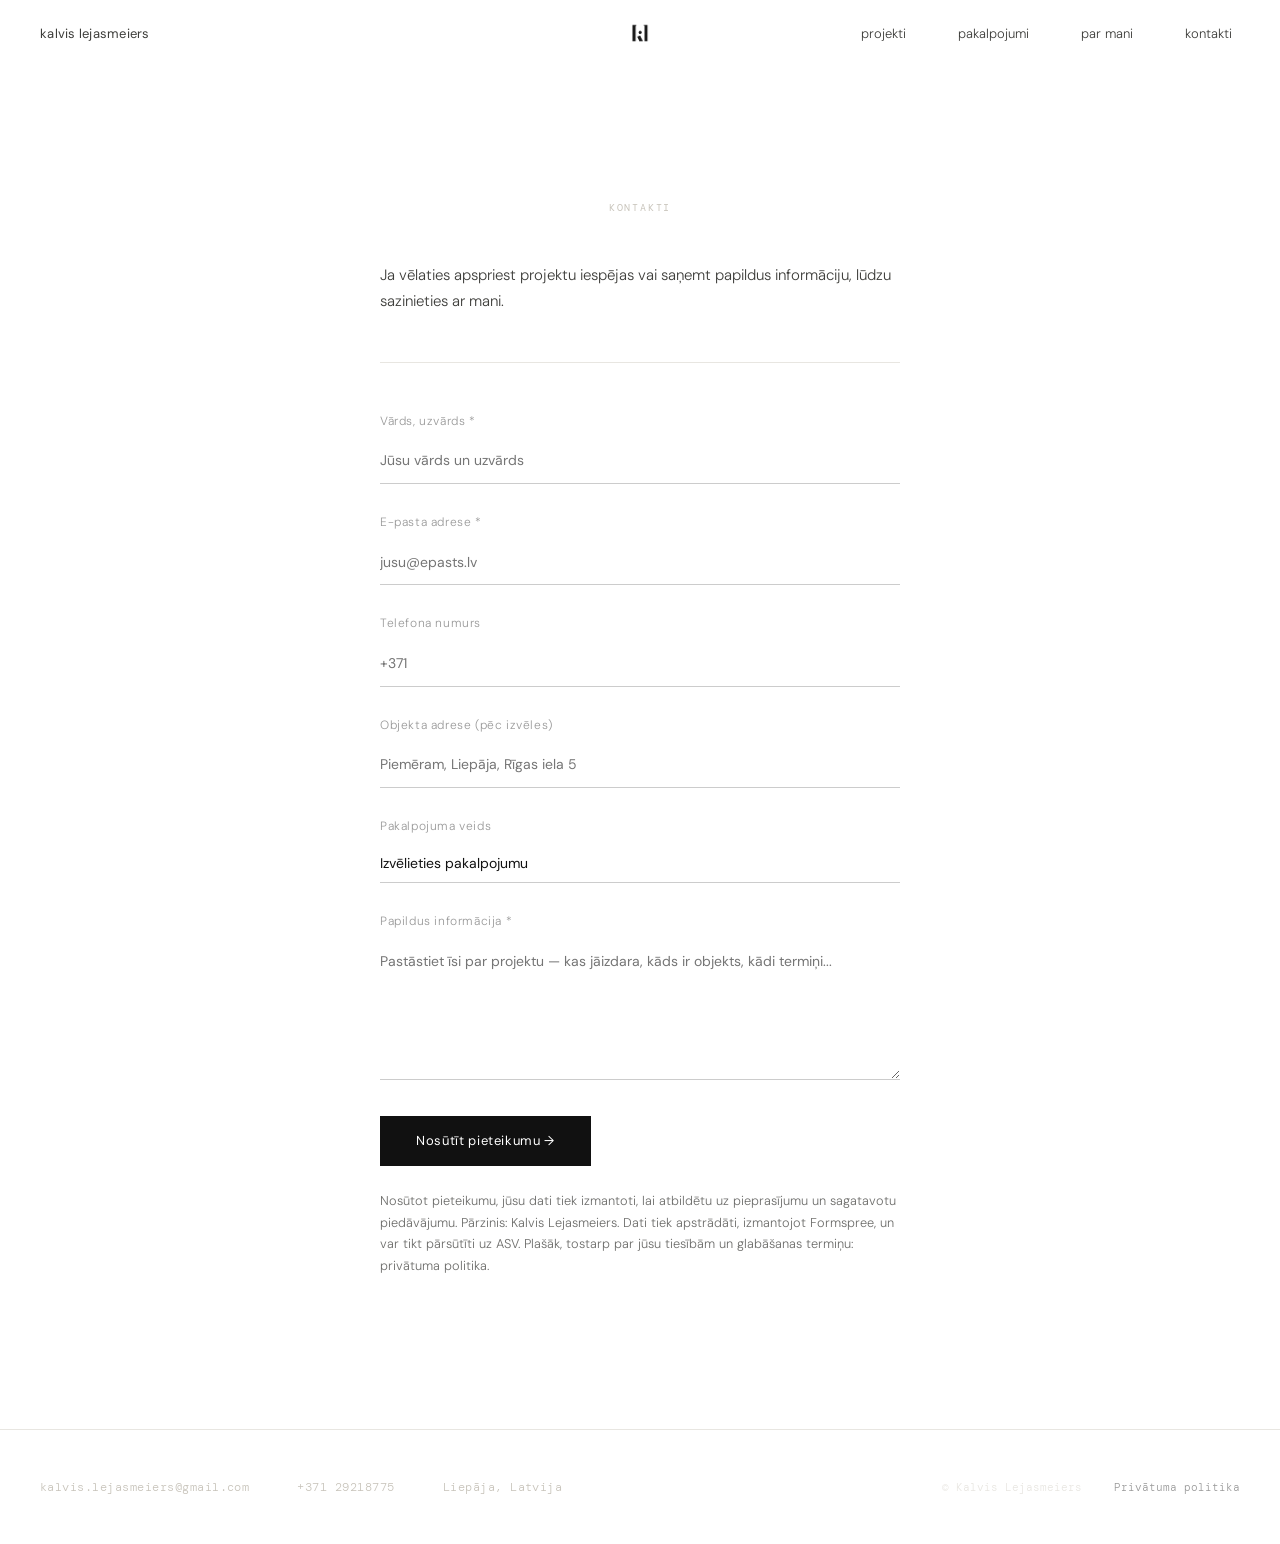
<file: kontakti/index.html>
<!doctype html>
<html lang="lv">
  <head>
    <meta charset="UTF-8" />
    <meta name="viewport" content="width=device-width, initial-scale=1.0" />
    <title>Kontakti — Kalvis Lejasmeiers | Projektētājs Liepāja</title>
    <meta
      name="description"
      content="Sazinieties ar projektētāju Liepājā. Tālrunis: +371 29218775. Konsultācija bez maksas — legalizācija, pārbūve, renovācija, jaunbūve."
    />
    <link rel="canonical" href="https://kalvisl.lv/kontakti/" />
    <link rel="stylesheet" href="../assets/css/main.css" />
    <link rel="preconnect" href="https://fonts.googleapis.com" />
    <link rel="preconnect" href="https://fonts.gstatic.com" crossorigin />
    <link
      href="https://fonts.googleapis.com/css2?family=DM+Sans:ital,opsz,wght@0,9..40,300;0,9..40,400;0,9..40,500;1,9..40,300&family=DM+Mono:wght@300;400&display=swap"
      rel="stylesheet"
    />
    <script defer src="https://cloud.umami.is/script.js" data-website-id="42707bd8-17b0-4889-b96d-6a6ef9fd0ac4" data-domains="kalvisl.lv"></script>
  </head>
  <body>
    <!-- NAVIGATION -->
    <nav id="main-nav">
      <div class="nav-left">
        <a href="../" class="nav-name">kalvis lejasmeiers</a>
        <div class="nav-logo">
          <a href="../" aria-label="Uz sākumlapu">
            <img
              src="../kllogo/kl.png"
              alt="Kalvis Lejasmeiers Logo"
              decoding="async"
            />
          </a>
        </div>
      </div>
      <!-- Mobile hamburger button -->
      <button
        class="nav-hamburger"
        aria-label="Atvērt izvēlni"
        aria-expanded="false"
        aria-controls="main-menu"
      >
        <span class="hamburger-line"></span>
        <span class="hamburger-line"></span>
        <span class="hamburger-line"></span>
      </button>

      <ul class="nav-links" id="main-menu" role="menu">
        <li role="none"><a href="../projekti/" role="menuitem">projekti</a></li>
        <li role="none">
          <a href="../pakalpojumi/" role="menuitem">pakalpojumi</a>
        </li>
        <li role="none"><a href="../par-mani/" role="menuitem">par mani</a></li>
        <li role="none">
          <a href="./" role="menuitem" class="active">kontakti</a>
        </li>
      </ul>
    </nav>

    <main class="contact-page">
      <span class="section-label">Kontakti</span>

      <div class="about-page-content">
        <p>
          Ja vēlaties apspriest projektu iespējas vai saņemt papildus
          informāciju, lūdzu sazinieties ar mani.
        </p>

        <hr
          style="
            border: none;
            border-top: 1px solid var(--mist);
            margin: var(--space-xl) 0;
          "
        />

        <form action="https://formspree.io/f/xlgkvjgd" method="POST">
  <input type="hidden" name="_next" value="https://kalvisl.lv/success/">

  <div class="form-group">
    <label>Vārds, uzvārds *</label>
    <input type="text" name="vards" placeholder="Jūsu vārds un uzvārds" required>
  </div>

  <div class="form-group">
    <label>E-pasta adrese *</label>
    <input type="email" name="epasts" placeholder="jusu@epasts.lv" required>
  </div>

  <div class="form-group">
    <label>Telefona numurs</label>
    <input type="tel" name="telefons" placeholder="+371">
  </div>

  <div class="form-group">
    <label>Objekta adrese (pēc izvēles)</label>
    <input type="text" name="adrese" placeholder="Piemēram, Liepāja, Rīgas iela 5">
  </div>

  <div class="form-group">
    <label>Pakalpojuma veids</label>
    <select name="pakalpojums">
      <option value="" disabled selected>Izvēlieties pakalpojumu</option>
      <option>Legalizācija</option>
      <option>Vienkāršotā pārbūve</option>
      <option>Pārbūve</option>
      <option>Renovācija / atjaunošana</option>
      <option>Jaunbūves projekts</option>
      <option>Lietošanas veida maiņa</option>
      <option>Konsultācija</option>
      <option>Cits</option>
    </select>
  </div>

  <div class="form-group">
    <label>Papildus informācija *</label>
    <textarea name="zinojums" placeholder="Pastāstiet īsi par projektu — kas jāizdara, kāds ir objekts, kādi termiņi..." rows="5" required></textarea>
  </div>

  <button type="submit" class="cta-button">Nosūtīt pieteikumu →</button>

  <p class="form-note" style="font-size: 0.85rem; margin-top: var(--space-md); opacity: 0.75;">
    Nosūtot pieteikumu, jūsu dati tiek izmantoti, lai atbildētu uz pieprasījumu un sagatavotu piedāvājumu. Pārzinis: Kalvis Lejasmeiers. Dati tiek apstrādāti, izmantojot Formspree, un var tikt pārsūtīti uz ASV. Plašāk, tostarp par jūsu tiesībām un glabāšanas termiņu: <a href="/privatuma-politika/">privātuma politika</a>.
  </p>
</form>
      </div>
    </main>

    <footer>
      <div class="footer-contact">
        <a href="mailto:kalvis.lejasmeiers@gmail.com" data-umami-event="E-pasts"
          >kalvis.lejasmeiers@gmail.com</a
        >
        <a href="tel:+37129218775" data-umami-event="Zvans">+371 29218775</a>
        <span>Liepāja, Latvija</span>
      </div>
      <div class="footer-bottom">
        <span class="footer-copy">© Kalvis Lejasmeiers</span>
        <a href="/privatuma-politika/" class="privacy-link"
          >Privātuma politika</a
        >
      </div>
    </footer>

    <script src="../assets/js/main.js" defer></script>
  </body>
</html>
</file>
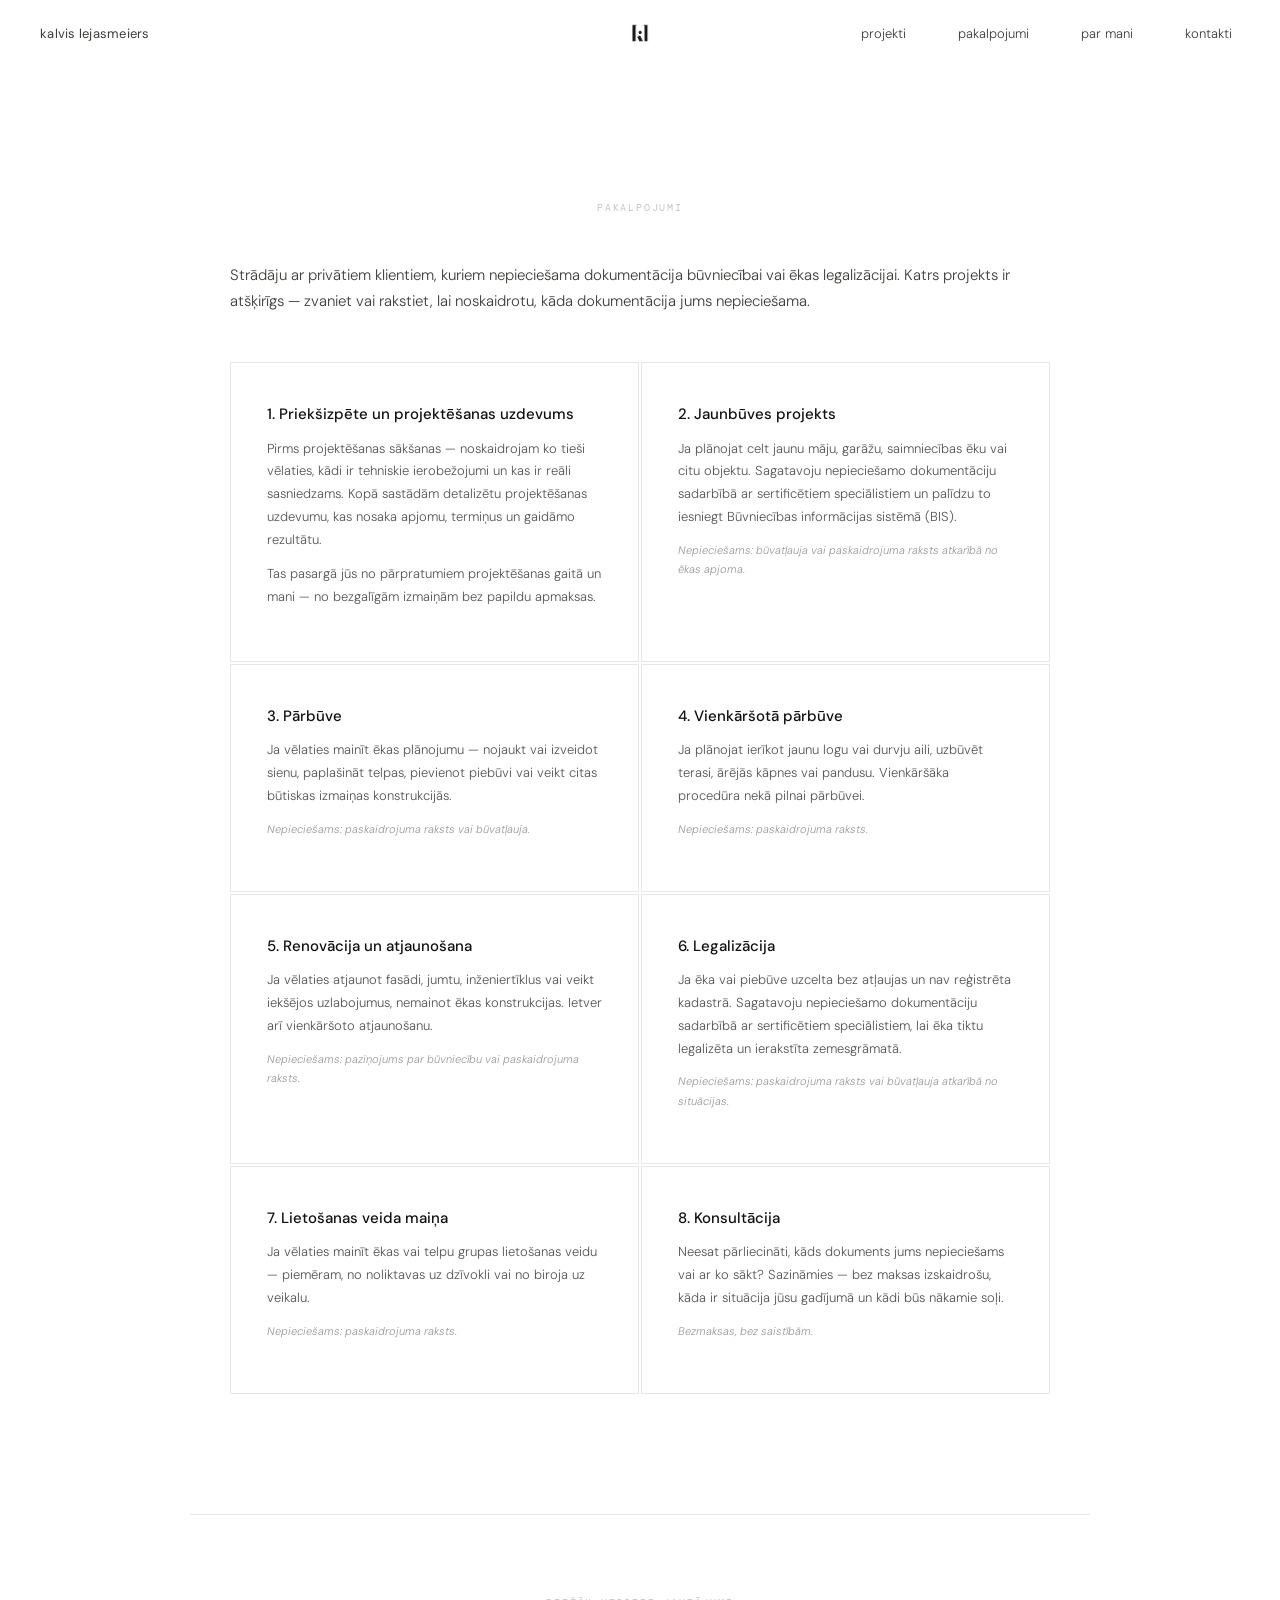
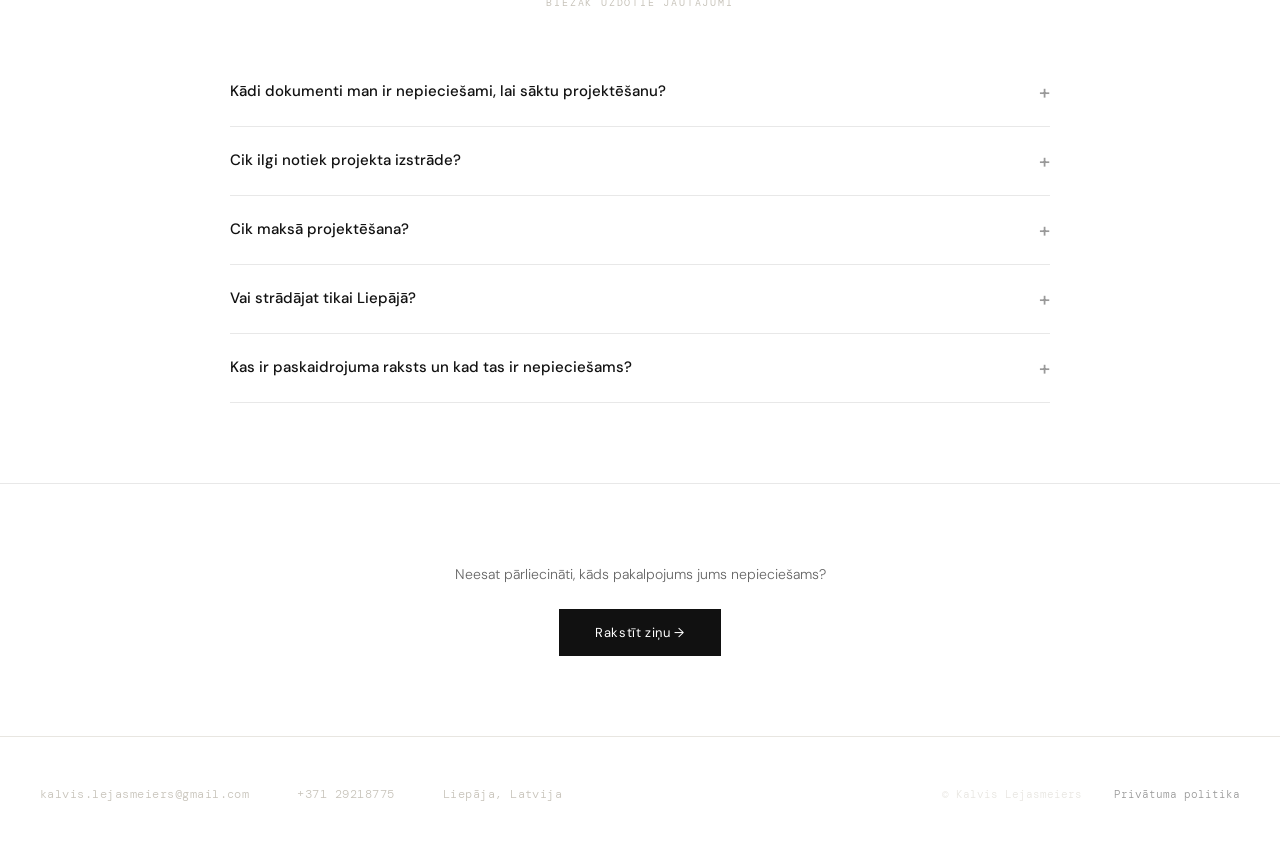
<file: pakalpojumi/index.html>
<!doctype html>
<html lang="lv">
  <head>
    <meta charset="UTF-8" />
    <meta name="viewport" content="width=device-width, initial-scale=1.0" />
    <title>Projektēšanas Pakalpojumi Liepājā | Legalizācija, Pārbūve, Renovācija</title>
    <meta name="description" content="Projektēšanas pakalpojumi privātiem klientiem Liepājā un Kurzemē. Legalizācija, jaunbūve, pārbūve, renovācija, lietošanas veida maiņa. Konsultācija bez maksas.">
    <meta name="keywords" content="legalizācija Liepāja, pārbūve Liepāja, renovācija Liepāja, jaunbūve Liepāja, paskaidrojuma raksts, būvatļauja Liepāja, projektētājs Kurzeme">
    <link rel="canonical" href="https://kalvisl.lv/pakalpojumi/">
    <link rel="stylesheet" href="../assets/css/main.css" />
    <link rel="preconnect" href="https://fonts.googleapis.com" />
    <link rel="preconnect" href="https://fonts.gstatic.com" crossorigin />
    <link
      href="https://fonts.googleapis.com/css2?family=DM+Sans:ital,opsz,wght@0,9..40,300;0,9..40,400;0,9..40,500;1,9..40,300&family=DM+Mono:wght@300;400&display=swap"
      rel="stylesheet"
    />
    <style>
      .services-page {
        padding: var(--space-4xl) 40px var(--space-4xl);
        margin-top: 80px;
        max-width: 900px;
        margin-left: auto;
        margin-right: auto;
      }

      .services-intro {
        font-size: 15px;
        color: var(--ink);
        line-height: 1.7;
        max-width: 100%;
        margin-bottom: var(--space-xl);
      }

      .services-grid {
        display: grid;
        grid-template-columns: repeat(2, 1fr);
        gap: 2px;
        margin-top: 48px;
      }

      .service-card {
        padding: 40px 36px;
        border: 1px solid #e8e8e8;
        background: #fff;
      }

      .service-card h3 {
        font-size: 15px;
        font-weight: 500;
        margin-bottom: 12px;
        color: #111;
      }

      .service-card p {
        font-size: 13px;
        color: #555;
        line-height: 1.75;
        margin-bottom: 12px;
      }

      .service-card .service-note {
        font-size: 11px;
        color: #999;
        font-style: italic;
      }

      /* FAQ Section */
      .faq-section {
        padding: 80px 40px;
        max-width: 900px;
        margin-left: auto;
        margin-right: auto;
        border-top: 1px solid #e8e8e8;
      }

      .faq-list {
        margin-top: 40px;
      }

      .faq-item {
        border-bottom: 1px solid #e8e8e8;
        padding: 20px 0;
      }

      .faq-question {
        display: flex;
        justify-content: space-between;
        align-items: center;
        width: 100%;
        background: none;
        border: none;
        padding: 0;
        font-family: "DM Sans", -apple-system, BlinkMacSystemFont, sans-serif;
        font-size: 15px;
        font-weight: 500;
        color: #111;
        cursor: pointer;
        text-align: left;
        line-height: 1.4;
      }

      .faq-question:hover {
        color: #555;
      }

      .faq-question .faq-toggle {
        font-size: 20px;
        color: #999;
        transition: transform 0.2s ease;
        flex-shrink: 0;
        margin-left: 16px;
      }

      .faq-item.open .faq-toggle {
        transform: rotate(45deg);
      }

      .faq-answer {
        max-height: 0;
        overflow: hidden;
        transition: max-height 0.3s ease, padding 0.3s ease;
        padding: 0;
      }

      .faq-item.open .faq-answer {
        max-height: 300px;
        padding-top: 16px;
      }

      .faq-answer p {
        font-size: 13px;
        color: #555;
        line-height: 1.75;
        margin: 0;
      }

      .cta-section {
        text-align: center;
        padding: 80px 40px;
        border-top: 1px solid #e8e8e8;
      }

      .cta-text {
        font-size: 14px;
        color: #666;
        margin-bottom: 24px;
        letter-spacing: 0;
      }

      .cta-button {
        display: inline-block;
        padding: 14px 36px;
        background: #111;
        color: #fff;
        font-size: 13px;
        font-weight: 400;
        text-decoration: none;
        letter-spacing: 0.05em;
        transition: background 0.2s ease;
      }

      .cta-button:hover {
        background: #333;
      }

      @media (max-width: 768px) {
        .services-page {
          padding: 100px 20px 60px;
        }

        .services-grid {
          grid-template-columns: 1fr;
        }

        .service-card {
          padding: 28px 20px;
        }

        .faq-section {
          padding: 60px 24px;
        }

        .cta-section {
          padding: 60px 24px;
        }
      }
    </style>
    <script defer src="https://cloud.umami.is/script.js" data-website-id="42707bd8-17b0-4889-b96d-6a6ef9fd0ac4" data-domains="kalvisl.lv"></script>
  </head>
  <body>
    <!-- NAVIGATION -->
    <nav id="main-nav">
      <div class="nav-left">
        <a href="../" class="nav-name">kalvis lejasmeiers</a>
        <div class="nav-logo">
          <a href="../" aria-label="Uz sākumlapu">
            <img
              src="../kllogo/kl.png"
              alt="Kalvis Lejasmeiers Logo"
              decoding="async"
            />
          </a>
        </div>
      </div>
      <!-- Mobile hamburger button -->
      <button
        class="nav-hamburger"
        aria-label="Atvērt izvēlni"
        aria-expanded="false"
        aria-controls="main-menu"
      >
        <span class="hamburger-line"></span>
        <span class="hamburger-line"></span>
        <span class="hamburger-line"></span>
      </button>

      <ul class="nav-links" id="main-menu" role="menu">
        <li role="none"><a href="../projekti/" role="menuitem">projekti</a></li>
        <li role="none"><a href="./" role="menuitem" class="active">pakalpojumi</a></li>
        <li role="none"><a href="../par-mani/" role="menuitem">par mani</a></li>
        <li role="none"><a href="../kontakti/" role="menuitem">kontakti</a></li>
      </ul>
    </nav>

    <main class="services-page">
      <span class="section-label">PAKALPOJUMI</span>

      <p class="services-intro">
        Strādāju ar privātiem klientiem, kuriem nepieciešama dokumentācija būvniecībai vai ēkas legalizācijai. Katrs projekts ir atšķirīgs — zvaniet vai rakstiet, lai noskaidrotu, kāda dokumentācija jums nepieciešama.
      </p>

      <div class="services-grid">
        <div class="service-card">
          <h3>1. Priekšizpēte un projektēšanas uzdevums</h3>
          <p>Pirms projektēšanas sākšanas — noskaidrojam ko tieši vēlaties, kādi ir tehniskie ierobežojumi un kas ir reāli sasniedzams. Kopā sastādām detalizētu projektēšanas uzdevumu, kas nosaka apjomu, termiņus un gaidāmo rezultātu.</p>
          <p>Tas pasargā jūs no pārpratumiem projektēšanas gaitā un mani — no bezgalīgām izmaiņām bez papildu apmaksas.</p>
        </div>

        <div class="service-card">
          <h3>2. Jaunbūves projekts</h3>
          <p>Ja plānojat celt jaunu māju, garāžu, saimniecības ēku vai citu objektu. Sagatavoju nepieciešamo dokumentāciju sadarbībā ar sertificētiem speciālistiem un palīdzu to iesniegt Būvniecības informācijas sistēmā (BIS).</p>
          <p class="service-note">Nepieciešams: būvatļauja vai paskaidrojuma raksts atkarībā no ēkas apjoma.</p>
        </div>

        <div class="service-card">
          <h3>3. Pārbūve</h3>
          <p>Ja vēlaties mainīt ēkas plānojumu — nojaukt vai izveidot sienu, paplašināt telpas, pievienot piebūvi vai veikt citas būtiskas izmaiņas konstrukcijās.</p>
          <p class="service-note">Nepieciešams: paskaidrojuma raksts vai būvatļauja.</p>
        </div>

        <div class="service-card">
          <h3>4. Vienkāršotā pārbūve</h3>
          <p>Ja plānojat ierīkot jaunu logu vai durvju aili, uzbūvēt terasi, ārējās kāpnes vai pandusu. Vienkāršāka procedūra nekā pilnai pārbūvei.</p>
          <p class="service-note">Nepieciešams: paskaidrojuma raksts.</p>
        </div>

        <div class="service-card">
          <h3>5. Renovācija un atjaunošana</h3>
          <p>Ja vēlaties atjaunot fasādi, jumtu, inženiertīklus vai veikt iekšējos uzlabojumus, nemainot ēkas konstrukcijas. Ietver arī vienkāršoto atjaunošanu.</p>
          <p class="service-note">Nepieciešams: paziņojums par būvniecību vai paskaidrojuma raksts.</p>
        </div>

        <div class="service-card">
          <h3>6. Legalizācija</h3>
          <p>Ja ēka vai piebūve uzcelta bez atļaujas un nav reģistrēta kadastrā. Sagatavoju nepieciešamo dokumentāciju sadarbībā ar sertificētiem speciālistiem, lai ēka tiktu legalizēta un ierakstīta zemesgrāmatā.</p>
          <p class="service-note">Nepieciešams: paskaidrojuma raksts vai būvatļauja atkarībā no situācijas.</p>
        </div>

        <div class="service-card">
          <h3>7. Lietošanas veida maiņa</h3>
          <p>Ja vēlaties mainīt ēkas vai telpu grupas lietošanas veidu — piemēram, no noliktavas uz dzīvokli vai no biroja uz veikalu.</p>
          <p class="service-note">Nepieciešams: paskaidrojuma raksts.</p>
        </div>

        <div class="service-card">
          <h3>8. Konsultācija</h3>
          <p>Neesat pārliecināti, kāds dokuments jums nepieciešams vai ar ko sākt? Sazināmies — bez maksas izskaidrošu, kāda ir situācija jūsu gadījumā un kādi būs nākamie soļi.</p>
          <p class="service-note">Bezmaksas, bez saistībām.</p>
        </div>
      </div>
    </main>

    <!-- FAQ SECTION -->
    <section class="faq-section" itemscope itemtype="https://schema.org/FAQPage">
      <span class="section-label">Biežāk uzdotie jautājumi</span>
      <div class="faq-list">
        <div class="faq-item" itemscope itemprop="mainEntity" itemtype="https://schema.org/Question">
          <button class="faq-question" aria-expanded="false">
            <span itemprop="name">Kādi dokumenti man ir nepieciešami, lai sāktu projektēšanu?</span>
            <span class="faq-toggle">+</span>
          </button>
          <div class="faq-answer" itemscope itemprop="acceptedAnswer" itemtype="https://schema.org/Answer">
            <div itemprop="text">
              <p>Projektēšanas uzsākšanai parasti nepieciešami īpašuma tiesības apliecinoši dokumenti, zemesgabala kadastra dati un topogrāfiskais plāns. Ja projektēšana saistīta ar esošu ēku, nepieciešama arī tās inventarizācijas lieta. Precīzi nepieciešamo dokumentu sarakstu noteiksim konsultācijas laikā atbilstoši konkrētajai būvniecības iecerei.</p>
            </div>
          </div>
        </div>

        <div class="faq-item" itemscope itemprop="mainEntity" itemtype="https://schema.org/Question">
          <button class="faq-question" aria-expanded="false">
            <span itemprop="name">Cik ilgi notiek projekta izstrāde?</span>
            <span class="faq-toggle">+</span>
          </button>
          <div class="faq-answer" itemscope itemprop="acceptedAnswer" itemtype="https://schema.org/Answer">
            <div itemprop="text">
              <p>Vienkāršākais paskaidrojuma raksts var būt gatavs 1–2 nedēļu laikā. Pilns būvprojekts ar būvatļauju parasti aizņem 2–5 mēnešus atkarībā no objekta sarežģītības un pašvaldības noslodzes.</p>
            </div>
          </div>
        </div>

        <div class="faq-item" itemscope itemprop="mainEntity" itemtype="https://schema.org/Question">
          <button class="faq-question" aria-expanded="false">
            <span itemprop="name">Cik maksā projektēšana?</span>
            <span class="faq-toggle">+</span>
          </button>
          <div class="faq-answer" itemscope itemprop="acceptedAnswer" itemtype="https://schema.org/Answer">
            <div itemprop="text">
              <p>Cena ir atkarīga no projekta apjoma un sarežģītības. Vienkāršotā atjaunošana (standarta projekts) — no 300 €. Vienkāršotā pārbūve (piemēram, jauns logs vai durvis, terase, kāpnes, pandusi) — no 600 €; cenā ietilpst sertificēta būvinženiera apliecinājums. PVN netiek piemērots, jo neesmu PVN maksātājs. Cenu var palielināt vēsturiskā apbūve vai cita aizsargājama teritorija, papildu ailu risinājumi un kopīpašnieku lēmumu sagatavošana. Pārējiem darbiem, tostarp pilnam būvprojektam, cena atkarīga no ēkas platības un specifikas. Precīzu tāmi sniedzu pēc bezmaksas konsultācijas.</p>
            </div>
          </div>
        </div>

        <div class="faq-item" itemscope itemprop="mainEntity" itemtype="https://schema.org/Question">
          <button class="faq-question" aria-expanded="false">
            <span itemprop="name">Vai strādājat tikai Liepājā?</span>
            <span class="faq-toggle">+</span>
          </button>
          <div class="faq-answer" itemscope itemprop="acceptedAnswer" itemtype="https://schema.org/Answer">
            <div itemprop="text">
              <p>Galvenokārt strādāju Kurzemē — Liepājā, Dienvidkurzemes novadā. Iespējami arī projekti citur Latvijā. Sazinieties, lai pārrunātu iespējas.</p>
            </div>
          </div>
        </div>

        <div class="faq-item" itemscope itemprop="mainEntity" itemtype="https://schema.org/Question">
          <button class="faq-question" aria-expanded="false">
            <span itemprop="name">Kas ir paskaidrojuma raksts un kad tas ir nepieciešams?</span>
            <span class="faq-toggle">+</span>
          </button>
          <div class="faq-answer" itemscope itemprop="acceptedAnswer" itemtype="https://schema.org/Answer">
            <div itemprop="text">
              <p>Paskaidrojuma raksts ir vienkāršota būvniecības ieceres dokumentācija, kas nepieciešama noteiktiem būvdarbiem, piemēram, vienkāršotai pārbūvei, legalizācijai vai lietošanas veida maiņai. To iesniedz BIS un saskaņo ar būvvaldi.</p>
            </div>
          </div>
        </div>
      </div>
    </section>

    <!-- CTA SECTION -->
    <section class="cta-section">
      <p class="cta-text">Neesat pārliecināti, kāds pakalpojums jums nepieciešams?</p>
      <a href="/kontakti/" class="cta-button" data-umami-event="CTA kontakti">Rakstīt ziņu →</a>
    </section>

    <!-- FOOTER / CONTACT -->
    <footer id="kontakti">
      <div class="footer-contact">
        <a href="mailto:kalvis.lejasmeiers@gmail.com" data-umami-event="E-pasts"
          >kalvis.lejasmeiers@gmail.com</a
        >
        <a href="tel:+37129218775" data-umami-event="Zvans">+371 29218775</a>
        <span>Liepāja, Latvija</span>
      </div>
      <div class="footer-bottom">
        <span class="footer-copy">© Kalvis Lejasmeiers</span>
        <a href="/privatuma-politika/" class="privacy-link">Privātuma politika</a>
      </div>
    </footer>

    <script src="../assets/js/main.js" defer></script>
    <script>
      // FAQ Accordion functionality
      document.addEventListener("DOMContentLoaded", function() {
        var faqItems = document.querySelectorAll(".faq-item");
        faqItems.forEach(function(item) {
          var question = item.querySelector(".faq-question");
          question.addEventListener("click", function() {
            var isOpen = item.classList.contains("open");
            // Close all other items
            faqItems.forEach(function(other) {
              other.classList.remove("open");
              other.querySelector(".faq-question").setAttribute("aria-expanded", "false");
            });
            // Toggle this item
            if (!isOpen) {
              item.classList.add("open");
              question.setAttribute("aria-expanded", "true");
            }
          });
        });
      });
    </script>
  </body>
</html>
</file>
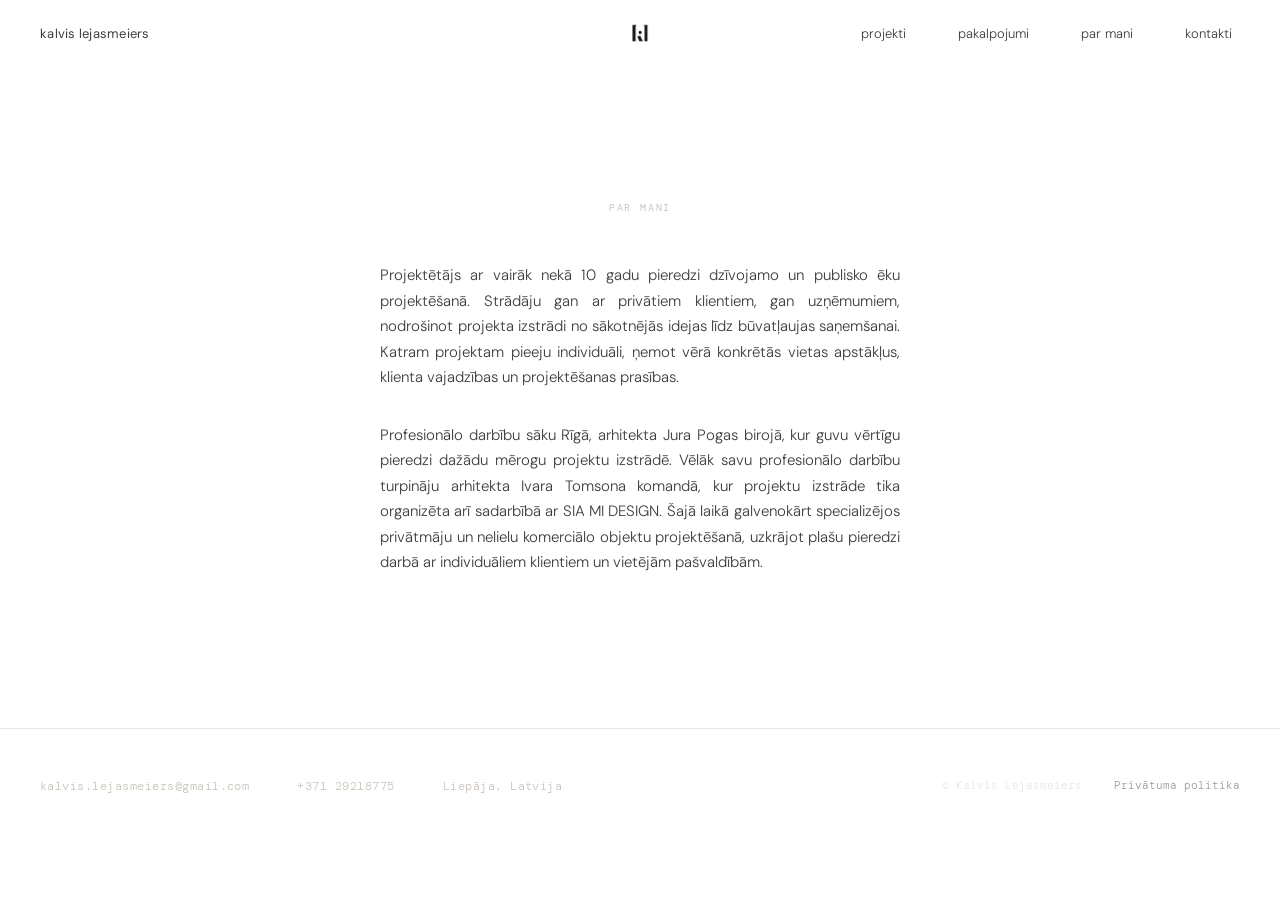
<file: par-mani/index.html>
<!doctype html>
<html lang="lv">
  <head>
    <meta charset="UTF-8" />
    <meta name="viewport" content="width=device-width, initial-scale=1.0" />
    <title>Par mani — Kalvis Lejasmeiers | Projektētājs Liepājā</title>
    <meta
      name="description"
      content="Kalvis Lejasmeiers — projektētājs ar 10+ gadu pieredzi Liepājā. Specializējos dzīvojamo ēku pārbūvē, legalizācijā un jaunbūvēs Kurzemē."
    />
    <link rel="canonical" href="https://kalvisl.lv/par-mani/" />
    <link rel="stylesheet" href="../assets/css/main.css" />
    <link rel="preconnect" href="https://fonts.googleapis.com" />
    <link rel="preconnect" href="https://fonts.gstatic.com" crossorigin />
    <link
      href="https://fonts.googleapis.com/css2?family=DM+Sans:ital,opsz,wght@0,9..40,300;0,9..40,400;0,9..40,500;1,9..40,300&family=DM+Mono:wght@300;400&display=swap"
      rel="stylesheet"
    />
    <script defer src="https://cloud.umami.is/script.js" data-website-id="42707bd8-17b0-4889-b96d-6a6ef9fd0ac4" data-domains="kalvisl.lv"></script>
  </head>
  <body>
    <!-- NAVIGATION -->
    <nav id="main-nav">
      <div class="nav-left">
        <a href="../" class="nav-name">kalvis lejasmeiers</a>
        <div class="nav-logo">
          <a href="../" aria-label="Uz sākumlapu">
            <img
              src="../kllogo/kl.png"
              alt="Kalvis Lejasmeiers Logo"
              decoding="async"
            />
          </a>
        </div>
      </div>
      <!-- Mobile hamburger button -->
      <button
        class="nav-hamburger"
        aria-label="Atvērt izvēlni"
        aria-expanded="false"
        aria-controls="main-menu"
      >
        <span class="hamburger-line"></span>
        <span class="hamburger-line"></span>
        <span class="hamburger-line"></span>
      </button>

      <ul class="nav-links" id="main-menu" role="menu">
        <li role="none"><a href="../projekti/" role="menuitem">projekti</a></li>
        <li role="none">
          <a href="../pakalpojumi/" role="menuitem">pakalpojumi</a>
        </li>
        <li role="none">
          <a href="./" role="menuitem" class="active">par mani</a>
        </li>
        <li role="none"><a href="../kontakti/" role="menuitem">kontakti</a></li>
      </ul>
    </nav>

    <main class="about-page">
      <span class="section-label">Par mani</span>

      <div class="about-page-content">
        <p>
          Projektētājs ar vairāk nekā 10 gadu pieredzi dzīvojamo un publisko ēku
          projektēšanā. Strādāju gan ar privātiem klientiem, gan uzņēmumiem,
          nodrošinot projekta izstrādi no sākotnējās idejas līdz būvatļaujas
          saņemšanai. Katram projektam pieeju individuāli, ņemot vērā konkrētās
          vietas apstākļus, klienta vajadzības un projektēšanas prasības.
        </p>

        <p>
          Profesionālo darbību sāku Rīgā, arhitekta Jura Pogas birojā, kur guvu
          vērtīgu pieredzi dažādu mērogu projektu izstrādē. Vēlāk savu
          profesionālo darbību turpināju arhitekta Ivara Tomsona komandā, kur
          projektu izstrāde tika organizēta arī sadarbībā ar SIA MI DESIGN. Šajā
          laikā galvenokārt specializējos privātmāju un nelielu komerciālo
          objektu projektēšanā, uzkrājot plašu pieredzi darbā ar individuāliem
          klientiem un vietējām pašvaldībām.
        </p>
      </div>
    </main>

    <footer>
      <div class="footer-contact">
        <a href="mailto:kalvis.lejasmeiers@gmail.com" data-umami-event="E-pasts"
          >kalvis.lejasmeiers@gmail.com</a
        >
        <a href="tel:+37129218775" data-umami-event="Zvans">+371 29218775</a>
        <span>Liepāja, Latvija</span>
      </div>
      <div class="footer-bottom">
        <span class="footer-copy">© Kalvis Lejasmeiers</span>
        <a href="/privatuma-politika/" class="privacy-link"
          >Privātuma politika</a
        >
      </div>
    </footer>

    <script src="../assets/js/main.js" defer></script>
  </body>
</html>
</file>
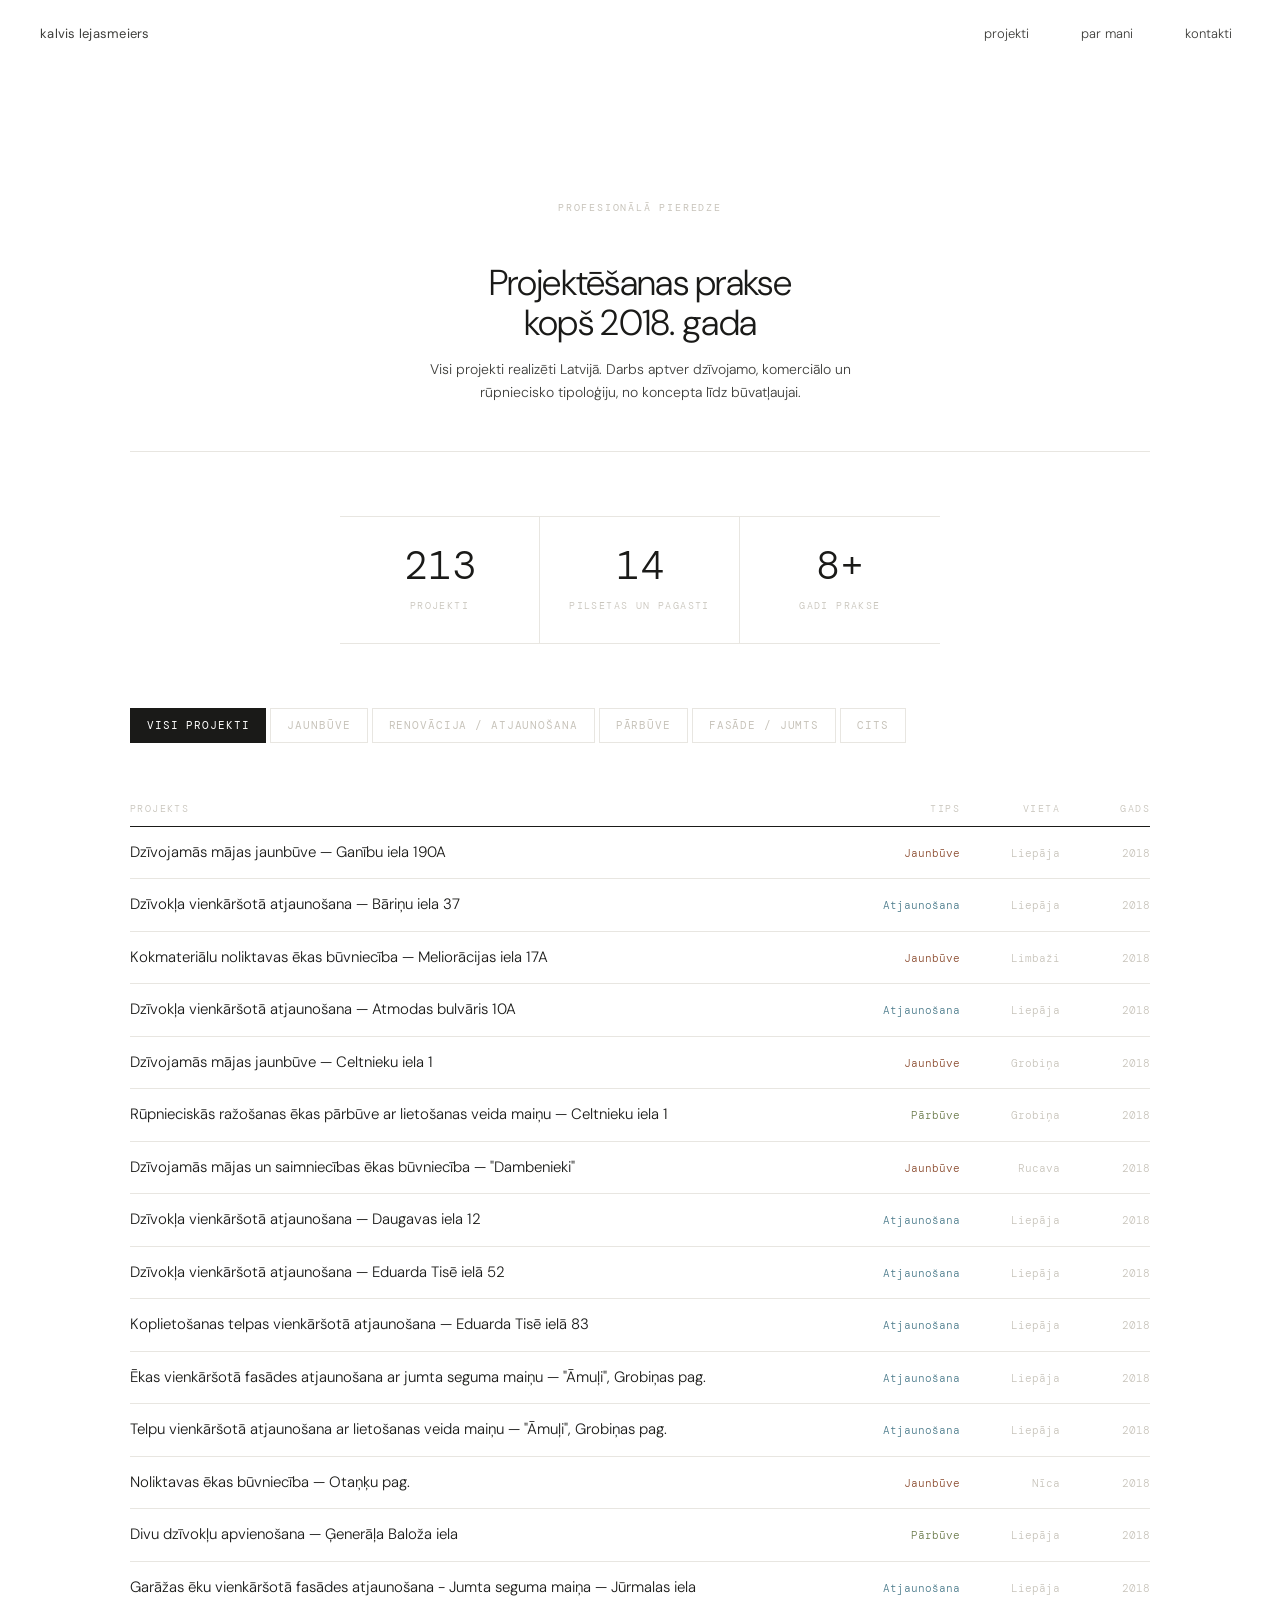
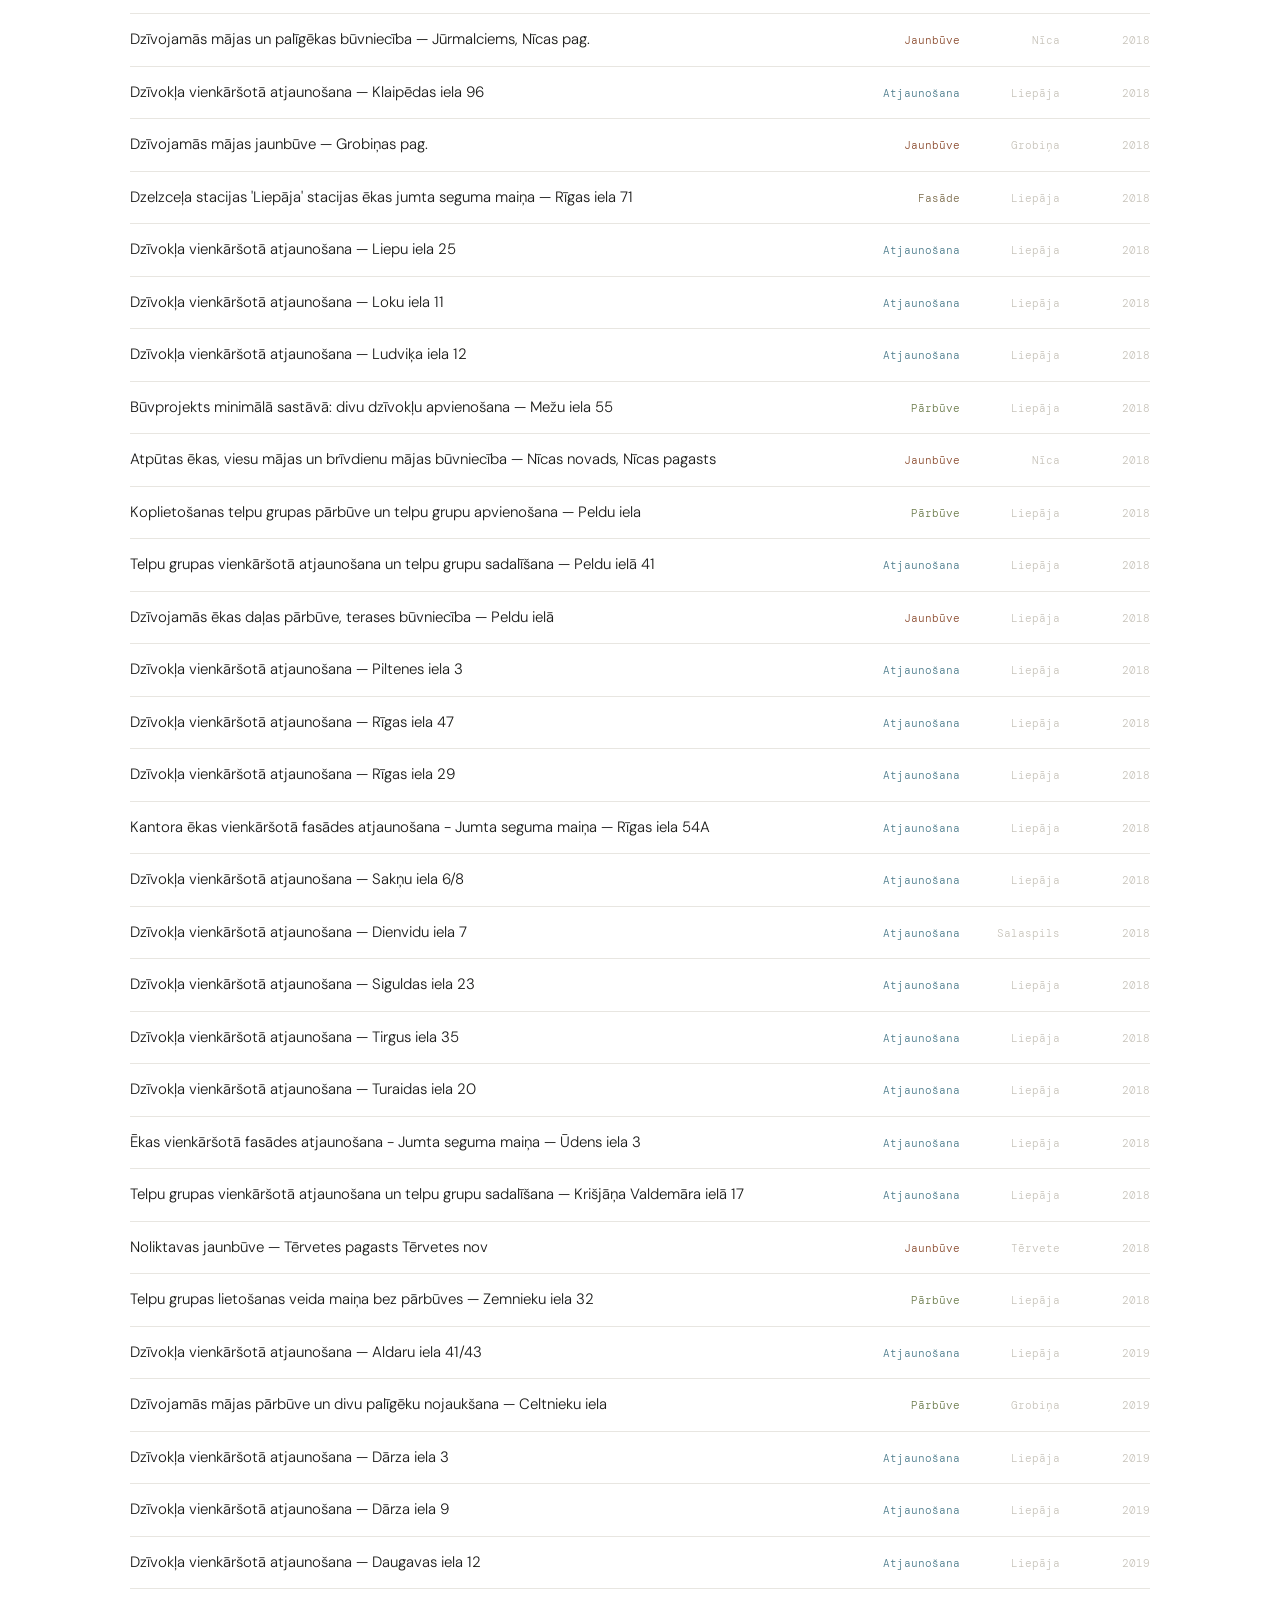
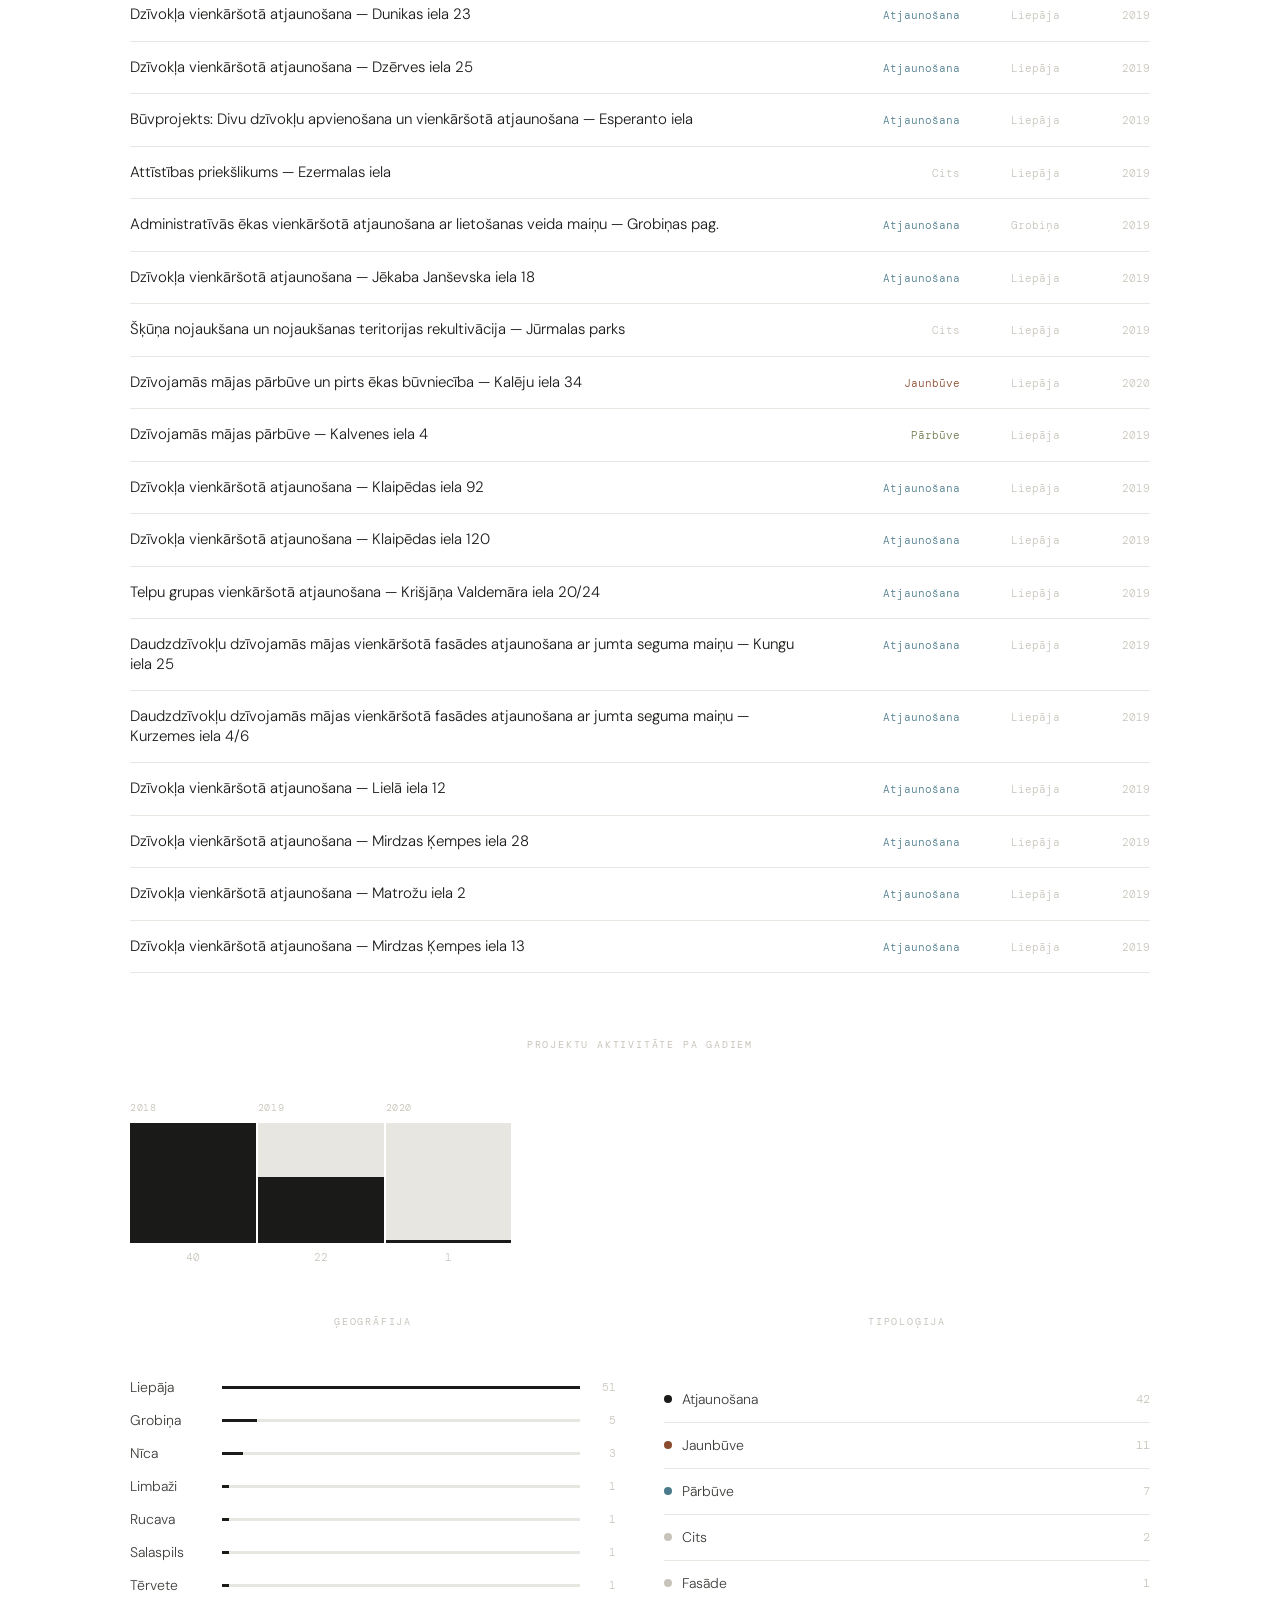
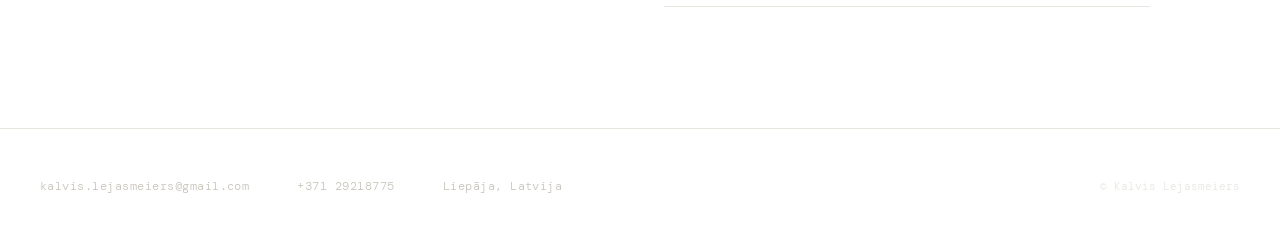
<file: pieredze/index.html>
<!doctype html>
<html lang="lv">
  <head>
    <meta charset="UTF-8" />
    <meta name="viewport" content="width=device-width, initial-scale=1.0" />
    <title>Pieredze — Kalvis Lejasmeiers</title>
    <link rel="stylesheet" href="../assets/css/main.css" />
    <link rel="preconnect" href="https://fonts.googleapis.com" />
    <link rel="preconnect" href="https://fonts.gstatic.com" crossorigin />
    <link
      href="https://fonts.googleapis.com/css2?family=DM+Sans:ital,opsz,wght@0,9..40,300;0,9..40,400;0,9..40,500;1,9..40,300&family=DM+Mono:wght@300;400&display=swap"
      rel="stylesheet"
    />
    <style>
      /* Additional styles for pieredze page */
      .pieredze-page {
        padding: var(--space-4xl) 40px var(--space-4xl);
        margin-top: 80px;
        max-width: 1100px;
        margin-left: auto;
        margin-right: auto;
      }

      .page-header {
        margin-bottom: var(--space-2xl);
        border-bottom: 1px solid var(--mist);
        padding-bottom: var(--space-xl);
      }

      .page-title {
        font-family: var(--font-sans);
        font-size: 36px;
        font-weight: 300;
        letter-spacing: -0.02em;
        color: var(--black);
        line-height: 1.1;
        margin-bottom: var(--space-sm);
        text-align: center;
      }

      .page-subtitle {
        font-size: 14px;
        color: var(--ink);
        line-height: 1.6;
        max-width: 480px;
        margin-left: auto;
        margin-right: auto;
        text-align: center;
      }

      /* Stats Row */
      .stats-row {
        display: grid;
        grid-template-columns: repeat(4, 1fr);
        gap: 2px;
        margin-bottom: var(--space-2xl);
      }

      .stat-block {
        background: var(--black);
        padding: 28px 24px;
      }

      .stat-block:first-child {
        background: var(--rust);
      }

      .stat-num {
        font-family: var(--font-mono);
        font-size: 40px;
        font-weight: 300;
        color: var(--white);
        display: block;
        line-height: 1;
        margin-bottom: 8px;
      }

      .stat-lbl {
        font-family: var(--font-mono);
        font-size: 10px;
        letter-spacing: 0.14em;
        text-transform: uppercase;
        color: rgba(245, 244, 240, 0.45);
      }

      /* Filter Bar */
      .filter-bar {
        display: flex;
        gap: 4px;
        margin-bottom: var(--space-xl);
        flex-wrap: wrap;
      }

      .filter-btn {
        font-family: var(--font-mono);
        font-size: 11px;
        letter-spacing: 0.08em;
        text-transform: uppercase;
        padding: 8px 16px;
        border: 1px solid var(--mist);
        background: transparent;
        color: var(--stone);
        cursor: pointer;
        transition: all 0.15s;
      }

      .filter-btn:hover {
        border-color: var(--ink);
        color: var(--ink);
      }

      .filter-btn.active {
        background: var(--black);
        border-color: var(--black);
        color: var(--white);
      }

      /* Project Table */
      .project-table {
        width: 100%;
      }

      .table-header {
        display: grid;
        grid-template-columns: 1fr 160px 100px 90px;
        padding: 10px 0;
        border-bottom: 1px solid var(--black);
        margin-bottom: 0;
      }

      .th {
        font-family: var(--font-mono);
        font-size: 10px;
        letter-spacing: 0.14em;
        text-transform: uppercase;
        color: var(--stone);
      }

      .th:not(:first-child) {
        text-align: right;
      }

      .project-row {
        display: grid;
        grid-template-columns: 1fr 160px 100px 90px;
        padding: 16px 0;
        border-bottom: 1px solid var(--mist);
        align-items: baseline;
        transition: background 0.1s;
        cursor: default;
      }

      .project-row:hover {
        background: rgba(26, 26, 24, 0.025);
        margin: 0 -16px;
        padding-left: 16px;
        padding-right: 16px;
      }

      .proj-name {
        font-size: 15px;
        font-weight: 300;
        color: var(--black);
        line-height: 1.3;
      }

      .proj-type,
      .proj-location,
      .proj-year {
        font-family: var(--font-mono);
        font-size: 11px;
        color: var(--stone);
        text-align: right;
      }

      /* Type tag colors */
      .tag-jaunbuve {
        color: var(--rust) !important;
      }

      .tag-renovacija {
        color: #4b7b8b !important;
      }

      .tag-parbuve {
        color: #6b7b4b !important;
      }

      .tag-fasade {
        color: #7b6b4b !important;
      }

      .tag-interjers {
        color: #8b5b7b !important;
      }

      .tag-cits {
        color: var(--stone) !important;
      }

      .hidden {
        display: none;
      }

      /* Timeline */
      .timeline-section {
        margin-top: var(--space-2xl);
      }

      .timeline-grid {
        display: grid;
        grid-template-columns: repeat(8, 1fr);
        gap: 2px;
      }

      .year-col {
      }

      .year-lbl {
        font-family: var(--font-mono);
        font-size: 10px;
        color: var(--stone);
        margin-bottom: 8px;
        letter-spacing: 0.06em;
      }

      .year-bar-wrap {
        background: var(--mist);
        height: 120px;
        position: relative;
      }

      .year-bar {
        position: absolute;
        bottom: 0;
        left: 0;
        right: 0;
        background: var(--black);
        transition: background 0.2s;
      }

      .year-col:hover .year-bar {
        background: var(--rust);
      }

      .year-count {
        font-family: var(--font-mono);
        font-size: 11px;
        color: var(--stone);
        margin-top: 6px;
        text-align: center;
      }

      /* Geography */
      .geo-section {
        margin-top: var(--space-xl);
        display: grid;
        grid-template-columns: 1fr 1fr;
        gap: var(--space-xl);
      }

      .geo-row {
        display: flex;
        align-items: center;
        gap: 12px;
        margin-bottom: 12px;
      }

      .geo-name {
        font-size: 14px;
        color: var(--ink);
        min-width: 80px;
      }

      .geo-bar-wrap {
        flex: 1;
        height: 3px;
        background: var(--mist);
      }

      .geo-bar {
        height: 100%;
        background: var(--black);
      }

      .geo-num {
        font-family: var(--font-mono);
        font-size: 11px;
        color: var(--stone);
        min-width: 24px;
        text-align: right;
      }

      .typology-list {
      }

      .typo-row {
        display: flex;
        justify-content: space-between;
        align-items: center;
        padding: 12px 0;
        border-bottom: 1px solid var(--mist);
      }

      .typo-dot {
        width: 8px;
        height: 8px;
        border-radius: 50%;
        display: inline-block;
        margin-right: 10px;
        flex-shrink: 0;
      }

      .typo-name {
        font-size: 14px;
        color: var(--ink);
        display: flex;
        align-items: center;
      }

      .typo-num {
        font-family: var(--font-mono);
        font-size: 12px;
        color: var(--stone);
      }

      @media (max-width: 768px) {
        .pieredze-page {
          padding: 100px 20px 80px;
          margin-top: 60px;
        }

        .stats-row {
          grid-template-columns: 1fr 1fr;
        }

        .table-header,
        .project-row {
          grid-template-columns: 1fr 80px;
        }

        .th:nth-child(3),
        .th:nth-child(4),
        .proj-type,
        .proj-location {
          display: none;
        }

        .timeline-grid {
          grid-template-columns: repeat(4, 1fr);
        }

        .geo-section {
          grid-template-columns: 1fr;
          gap: 32px;
        }
      }
    </style>
  </head>
  <body>
    <!-- NAVIGATION -->
    <nav id="main-nav">
      <a href="../" class="nav-name">kalvis lejasmeiers</a>
      <ul class="nav-links">
        <li><a href="../#projekti">projekti</a></li>
        <li><a href="../#par-mani">par mani</a></li>
        <li><a href="../#kontakti">kontakti</a></li>
      </ul>
    </nav>

    <main class="pieredze-page">
      <!-- HEADER -->
      <div class="page-header">
        <span class="section-label">Profesionālā pieredze</span>
        <h1 class="page-title">Projektēšanas prakse<br />kopš 2018. gada</h1>
        <p class="page-subtitle">
          Visi projekti realizēti Latvijā. Darbs aptver dzīvojamo, komerciālo un
          rūpniecisko tipoloģiju, no koncepta līdz būvatļaujai.
        </p>
      </div>

      <!-- STATS -->
      <div class="pieredze-stats">
        <div class="pieredze-stat">
          <span class="pieredze-stat-number" id="stat-total">213</span>
          <span class="pieredze-stat-label">Projekti</span>
        </div>
        <div class="pieredze-stat">
          <span class="pieredze-stat-number">14</span>
          <span class="pieredze-stat-label">Pilsētas un pagasti</span>
        </div>
        <div class="pieredze-stat">
          <span class="pieredze-stat-number">8+</span>
          <span class="pieredze-stat-label">Gadi praksē</span>
        </div>
      </div>

      <!-- FILTER -->
      <div class="filter-bar">
        <button class="filter-btn active" data-filter="all">
          Visi projekti
        </button>
        <button class="filter-btn" data-filter="jaunbuve">Jaunbūve</button>
        <button class="filter-btn" data-filter="renovacija">
          Renovācija / Atjaunošana
        </button>
        <button class="filter-btn" data-filter="parbuve">Pārbūve</button>
        <button class="filter-btn" data-filter="fasade">Fasāde / Jumts</button>
        <button class="filter-btn" data-filter="cits">Cits</button>
      </div>

      <!-- TABLE -->
      <div class="project-table">
        <div class="table-header">
          <span class="th">Projekts</span>
          <span class="th">Tips</span>
          <span class="th">Vieta</span>
          <span class="th">Gads</span>
        </div>
        <div id="project-list"></div>
      </div>

      <!-- TIMELINE -->
      <div class="timeline-section">
        <span class="section-label">Projektu aktivitāte pa gadiem</span>
        <div class="timeline-grid" id="timeline"></div>
      </div>

      <!-- GEO + TYPOLOGY -->
      <div class="geo-section">
        <div>
          <span class="section-label">Ģeogrāfija</span>
          <div id="geo-bars"></div>
        </div>
        <div>
          <span class="section-label">Tipoloģija</span>
          <div class="typology-list" id="typo-list"></div>
        </div>
      </div>
    </main>

    <footer>
      <div class="footer-contact">
        <a href="mailto:kalvis.lejasmeiers@gmail.com"
          >kalvis.lejasmeiers@gmail.com</a
        >
        <a href="tel:+37129218775">+371 29218775</a>
        <span>Liepāja, Latvija</span>
      </div>
      <span class="footer-copy">© Kalvis Lejasmeiers</span>
    </footer>

    <script>
      // Full projects array from work experience - 213 projects total
      const projects = [
        {
          name: "Dzīvojamās mājas jaunbūve",
          location: "Liepāja",
          street: "Ganību iela 190A",
          year: 2018,
          type: "jaunbuve",
          label: "Jaunbūve",
        },
        {
          name: "Dzīvokļa vienkāršotā atjaunošana",
          location: "Liepāja",
          street: "Bāriņu iela 37",
          year: 2018,
          type: "renovacija",
          label: "Atjaunošana",
        },
        {
          name: "Kokmateriālu noliktavas ēkas būvniecība",
          location: "Limbaži",
          street: "Meliorācijas iela 17A",
          year: 2018,
          type: "jaunbuve",
          label: "Jaunbūve",
        },
        {
          name: "Dzīvokļa vienkāršotā atjaunošana",
          location: "Liepāja",
          street: "Atmodas bulvāris 10A",
          year: 2018,
          type: "renovacija",
          label: "Atjaunošana",
        },
        {
          name: "Dzīvojamās mājas jaunbūve",
          location: "Grobiņa",
          street: "Celtnieku iela 1",
          year: 2018,
          type: "jaunbuve",
          label: "Jaunbūve",
        },
        {
          name: "Rūpnieciskās ražošanas ēkas pārbūve ar lietošanas veida maiņu",
          location: "Grobiņa",
          street: "Celtnieku iela 1",
          year: 2018,
          type: "parbuve",
          label: "Pārbūve",
        },
        {
          name: "Dzīvojamās mājas un saimniecības ēkas būvniecība",
          location: "Rucava",
          street: '"Dambenieki"',
          year: 2018,
          type: "jaunbuve",
          label: "Jaunbūve",
        },
        {
          name: "Dzīvokļa vienkāršotā atjaunošana",
          location: "Liepāja",
          street: "Daugavas iela 12",
          year: 2018,
          type: "renovacija",
          label: "Atjaunošana",
        },
        {
          name: "Dzīvokļa vienkāršotā atjaunošana",
          location: "Liepāja",
          street: "Eduarda Tisē ielā 52",
          year: 2018,
          type: "renovacija",
          label: "Atjaunošana",
        },
        {
          name: "Koplietošanas telpas vienkāršotā atjaunošana",
          location: "Liepāja",
          street: "Eduarda Tisē ielā 83",
          year: 2018,
          type: "renovacija",
          label: "Atjaunošana",
        },
        {
          name: "Ēkas vienkāršotā fasādes atjaunošana ar jumta seguma maiņu",
          location: "Liepāja",
          street: '"Āmuļi", Grobiņas pag.',
          year: 2018,
          type: "renovacija",
          label: "Atjaunošana",
        },
        {
          name: "Telpu vienkāršotā atjaunošana ar lietošanas veida maiņu",
          location: "Liepāja",
          street: '"Āmuļi", Grobiņas pag.',
          year: 2018,
          type: "renovacija",
          label: "Atjaunošana",
        },
        {
          name: "Noliktavas ēkas būvniecība",
          location: "Nīca",
          street: "Otaņķu pag.",
          year: 2018,
          type: "jaunbuve",
          label: "Jaunbūve",
        },
        {
          name: "Divu dzīvokļu apvienošana",
          location: "Liepāja",
          street: "Ģenerāļa Baloža iela",
          year: 2018,
          type: "parbuve",
          label: "Pārbūve",
        },
        {
          name: "Garāžas ēku vienkāršotā fasādes atjaunošana - Jumta seguma maiņa",
          location: "Liepāja",
          street: "Jūrmalas iela",
          year: 2018,
          type: "renovacija",
          label: "Atjaunošana",
        },
        {
          name: "Dzīvojamās mājas un palīgēkas būvniecība",
          location: "Nīca",
          street: "Jūrmalciems, Nīcas pag.",
          year: 2018,
          type: "jaunbuve",
          label: "Jaunbūve",
        },
        {
          name: "Dzīvokļa vienkāršotā atjaunošana",
          location: "Liepāja",
          street: "Klaipēdas iela 96",
          year: 2018,
          type: "renovacija",
          label: "Atjaunošana",
        },
        {
          name: "Dzīvojamās mājas jaunbūve",
          location: "Grobiņa",
          street: "Grobiņas pag.",
          year: 2018,
          type: "jaunbuve",
          label: "Jaunbūve",
        },
        {
          name: "Dzelzceļa stacijas 'Liepāja' stacijas ēkas jumta seguma maiņa",
          location: "Liepāja",
          street: "Rīgas iela 71",
          year: 2018,
          type: "fasade",
          label: "Fasāde",
        },
        {
          name: "Dzīvokļa vienkāršotā atjaunošana",
          location: "Liepāja",
          street: "Liepu iela 25",
          year: 2018,
          type: "renovacija",
          label: "Atjaunošana",
        },
        {
          name: "Dzīvokļa vienkāršotā atjaunošana",
          location: "Liepāja",
          street: "Loku iela 11",
          year: 2018,
          type: "renovacija",
          label: "Atjaunošana",
        },
        {
          name: "Dzīvokļa vienkāršotā atjaunošana",
          location: "Liepāja",
          street: "Ludviķa iela 12",
          year: 2018,
          type: "renovacija",
          label: "Atjaunošana",
        },
        {
          name: "Būvprojekts minimālā sastāvā: divu dzīvokļu apvienošana",
          location: "Liepāja",
          street: "Mežu iela 55",
          year: 2018,
          type: "parbuve",
          label: "Pārbūve",
        },
        {
          name: "Atpūtas ēkas, viesu mājas un brīvdienu mājas būvniecība",
          location: "Nīca",
          street: "Nīcas novads, Nīcas pagasts",
          year: 2018,
          type: "jaunbuve",
          label: "Jaunbūve",
        },
        {
          name: "Koplietošanas telpu grupas pārbūve un telpu grupu apvienošana",
          location: "Liepāja",
          street: "Peldu iela",
          year: 2018,
          type: "parbuve",
          label: "Pārbūve",
        },
        {
          name: "Telpu grupas vienkāršotā atjaunošana un telpu grupu sadalīšana",
          location: "Liepāja",
          street: "Peldu ielā 41",
          year: 2018,
          type: "renovacija",
          label: "Atjaunošana",
        },
        {
          name: "Dzīvojamās ēkas daļas pārbūve, terases būvniecība",
          location: "Liepāja",
          street: "Peldu ielā",
          year: 2018,
          type: "jaunbuve",
          label: "Jaunbūve",
        },
        {
          name: "Dzīvokļa vienkāršotā atjaunošana",
          location: "Liepāja",
          street: "Piltenes iela 3",
          year: 2018,
          type: "renovacija",
          label: "Atjaunošana",
        },
        {
          name: "Dzīvokļa vienkāršotā atjaunošana",
          location: "Liepāja",
          street: "Rīgas iela 47",
          year: 2018,
          type: "renovacija",
          label: "Atjaunošana",
        },
        {
          name: "Dzīvokļa vienkāršotā atjaunošana",
          location: "Liepāja",
          street: "Rīgas iela 29",
          year: 2018,
          type: "renovacija",
          label: "Atjaunošana",
        },
        {
          name: "Kantora ēkas vienkāršotā fasādes atjaunošana - Jumta seguma maiņa",
          location: "Liepāja",
          street: "Rīgas iela 54A",
          year: 2018,
          type: "renovacija",
          label: "Atjaunošana",
        },
        {
          name: "Dzīvokļa vienkāršotā atjaunošana",
          location: "Liepāja",
          street: "Sakņu iela 6/8",
          year: 2018,
          type: "renovacija",
          label: "Atjaunošana",
        },
        {
          name: "Dzīvokļa vienkāršotā atjaunošana",
          location: "Salaspils",
          street: "Dienvidu iela 7",
          year: 2018,
          type: "renovacija",
          label: "Atjaunošana",
        },
        {
          name: "Dzīvokļa vienkāršotā atjaunošana",
          location: "Liepāja",
          street: "Siguldas iela 23",
          year: 2018,
          type: "renovacija",
          label: "Atjaunošana",
        },
        {
          name: "Dzīvokļa vienkāršotā atjaunošana",
          location: "Liepāja",
          street: "Tirgus iela 35",
          year: 2018,
          type: "renovacija",
          label: "Atjaunošana",
        },
        {
          name: "Dzīvokļa vienkāršotā atjaunošana",
          location: "Liepāja",
          street: "Turaidas iela 20",
          year: 2018,
          type: "renovacija",
          label: "Atjaunošana",
        },
        {
          name: "Ēkas vienkāršotā fasādes atjaunošana - Jumta seguma maiņa",
          location: "Liepāja",
          street: "Ūdens iela 3",
          year: 2018,
          type: "renovacija",
          label: "Atjaunošana",
        },
        {
          name: "Telpu grupas vienkāršotā atjaunošana un telpu grupu sadalīšana",
          location: "Liepāja",
          street: "Krišjāņa Valdemāra ielā 17",
          year: 2018,
          type: "renovacija",
          label: "Atjaunošana",
        },
        {
          name: "Noliktavas jaunbūve",
          location: "Tērvete",
          street: "Tērvetes pagasts Tērvetes nov",
          year: 2018,
          type: "jaunbuve",
          label: "Jaunbūve",
        },
        {
          name: "Telpu grupas lietošanas veida maiņa bez pārbūves",
          location: "Liepāja",
          street: "Zemnieku iela 32",
          year: 2018,
          type: "parbuve",
          label: "Pārbūve",
        },
        {
          name: "Dzīvokļa vienkāršotā atjaunošana",
          location: "Liepāja",
          street: "Aldaru iela 41/43",
          year: 2019,
          type: "renovacija",
          label: "Atjaunošana",
        },
        {
          name: "Dzīvojamās mājas pārbūve un divu palīgēku nojaukšana",
          location: "Grobiņa",
          street: "Celtnieku iela",
          year: 2019,
          type: "parbuve",
          label: "Pārbūve",
        },
        {
          name: "Dzīvokļa vienkāršotā atjaunošana",
          location: "Liepāja",
          street: "Dārza iela 3",
          year: 2019,
          type: "renovacija",
          label: "Atjaunošana",
        },
        {
          name: "Dzīvokļa vienkāršotā atjaunošana",
          location: "Liepāja",
          street: "Dārza iela 9",
          year: 2019,
          type: "renovacija",
          label: "Atjaunošana",
        },
        {
          name: "Dzīvokļa vienkāršotā atjaunošana",
          location: "Liepāja",
          street: "Daugavas iela 12",
          year: 2019,
          type: "renovacija",
          label: "Atjaunošana",
        },
        {
          name: "Dzīvokļa vienkāršotā atjaunošana",
          location: "Liepāja",
          street: "Dunikas iela 23",
          year: 2019,
          type: "renovacija",
          label: "Atjaunošana",
        },
        {
          name: "Dzīvokļa vienkāršotā atjaunošana",
          location: "Liepāja",
          street: "Dzērves iela 25",
          year: 2019,
          type: "renovacija",
          label: "Atjaunošana",
        },
        {
          name: "Būvprojekts: Divu dzīvokļu apvienošana un vienkāršotā atjaunošana",
          location: "Liepāja",
          street: "Esperanto iela",
          year: 2019,
          type: "renovacija",
          label: "Atjaunošana",
        },
        {
          name: "Attīstības priekšlikums",
          location: "Liepāja",
          street: "Ezermalas iela",
          year: 2019,
          type: "cits",
          label: "Cits",
        },
        {
          name: "Administratīvās ēkas vienkāršotā atjaunošana ar lietošanas veida maiņu",
          location: "Grobiņa",
          street: "Grobiņas pag.",
          year: 2019,
          type: "renovacija",
          label: "Atjaunošana",
        },
        {
          name: "Dzīvokļa vienkāršotā atjaunošana",
          location: "Liepāja",
          street: "Jēkaba Janševska iela 18",
          year: 2019,
          type: "renovacija",
          label: "Atjaunošana",
        },
        {
          name: "Šķūņa nojaukšana un nojaukšanas teritorijas rekultivācija",
          location: "Liepāja",
          street: "Jūrmalas parks",
          year: 2019,
          type: "cits",
          label: "Cits",
        },
        {
          name: "Dzīvojamās mājas pārbūve un pirts ēkas būvniecība",
          location: "Liepāja",
          street: "Kalēju iela 34",
          year: 2020,
          type: "jaunbuve",
          label: "Jaunbūve",
        },
        {
          name: "Dzīvojamās mājas pārbūve",
          location: "Liepāja",
          street: "Kalvenes iela 4",
          year: 2019,
          type: "parbuve",
          label: "Pārbūve",
        },
        {
          name: "Dzīvokļa vienkāršotā atjaunošana",
          location: "Liepāja",
          street: "Klaipēdas iela 92",
          year: 2019,
          type: "renovacija",
          label: "Atjaunošana",
        },
        {
          name: "Dzīvokļa vienkāršotā atjaunošana",
          location: "Liepāja",
          street: "Klaipēdas iela 120",
          year: 2019,
          type: "renovacija",
          label: "Atjaunošana",
        },
        {
          name: "Telpu grupas vienkāršotā atjaunošana",
          location: "Liepāja",
          street: "Krišjāņa Valdemāra iela 20/24",
          year: 2019,
          type: "renovacija",
          label: "Atjaunošana",
        },
        {
          name: "Daudzdzīvokļu dzīvojamās mājas vienkāršotā fasādes atjaunošana ar jumta seguma maiņu",
          location: "Liepāja",
          street: "Kungu iela 25",
          year: 2019,
          type: "renovacija",
          label: "Atjaunošana",
        },
        {
          name: "Daudzdzīvokļu dzīvojamās mājas vienkāršotā fasādes atjaunošana ar jumta seguma maiņu",
          location: "Liepāja",
          street: "Kurzemes iela 4/6",
          year: 2019,
          type: "renovacija",
          label: "Atjaunošana",
        },
        {
          name: "Dzīvokļa vienkāršotā atjaunošana",
          location: "Liepāja",
          street: "Lielā iela 12",
          year: 2019,
          type: "renovacija",
          label: "Atjaunošana",
        },
        {
          name: "Dzīvokļa vienkāršotā atjaunošana",
          location: "Liepāja",
          street: "Mirdzas Ķempes iela 28",
          year: 2019,
          type: "renovacija",
          label: "Atjaunošana",
        },
        {
          name: "Dzīvokļa vienkāršotā atjaunošana",
          location: "Liepāja",
          street: "Matrožu iela 2",
          year: 2019,
          type: "renovacija",
          label: "Atjaunošana",
        },
        {
          name: "Dzīvokļa vienkāršotā atjaunošana",
          location: "Liepāja",
          street: "Mirdzas Ķempes iela 13",
          year: 2019,
          type: "renovacija",
          label: "Atjaunošana",
        },
      ];

      // ── RENDER TABLE ──
      function renderTable(filter) {
        const list = document.getElementById("project-list");
        const filtered =
          filter === "all"
            ? projects
            : projects.filter((p) => p.type === filter);
        list.innerHTML = filtered
          .map(
            (p) => `
          <div class="project-row" data-type="${p.type}">
            <span class="proj-name">${p.name}<span class="proj-street"> — ${p.street}</span></span>
            <span class="proj-type tag-${p.type}">${p.label}</span>
            <span class="proj-location">${p.location}</span>
            <span class="proj-year">${p.year}</span>
          </div>
        `,
          )
          .join("");
      }

      // ── FILTERS ──
      document.querySelectorAll(".filter-btn").forEach((btn) => {
        btn.addEventListener("click", () => {
          document
            .querySelectorAll(".filter-btn")
            .forEach((b) => b.classList.remove("active"));
          btn.classList.add("active");
          renderTable(btn.dataset.filter);
        });
      });

      // ── TIMELINE ──
      function renderTimeline() {
        const years = {};
        projects.forEach((p) => {
          years[p.year] = (years[p.year] || 0) + 1;
        });
        const max = Math.max(...Object.values(years));
        const sorted = Object.keys(years).sort();
        const tl = document.getElementById("timeline");
        tl.innerHTML = sorted
          .map((yr) => {
            const count = years[yr];
            const pct = (count / max) * 100;
            return `<div class="year-col">
            <div class="year-lbl">${yr}</div>
            <div class="year-bar-wrap"><div class="year-bar" style="height:${pct}%"></div></div>
            <div class="year-count">${count}</div>
          </div>`;
          })
          .join("");
      }

      // ── GEO BARS ──
      function renderGeo() {
        const locs = {};
        projects.forEach((p) => {
          locs[p.location] = (locs[p.location] || 0) + 1;
        });
        const sorted = Object.entries(locs).sort((a, b) => b[1] - a[1]);
        const max = sorted[0][1];
        const geo = document.getElementById("geo-bars");
        geo.innerHTML = sorted
          .map(
            ([loc, n]) => `
          <div class="geo-row">
            <span class="geo-name">${loc}</span>
            <div class="geo-bar-wrap"><div class="geo-bar" style="width:${(n / max) * 100}%"></div></div>
            <span class="geo-num">${n}</span>
          </div>
        `,
          )
          .join("");
      }

      // ── TYPOLOGY ──
      function renderTypo() {
        const types = {};
        projects.forEach((p) => {
          types[p.label] = (types[p.label] || 0) + 1;
        });
        const sorted = Object.entries(types).sort((a, b) => b[1] - a[1]);
        const colors = {
          Jaunbūve: "var(--rust)",
          Atjaunošana: "var(--black)",
          Pārbūve: "#4b7b8b",
          "Fasāde / Jumts": "#7b6b4b",
          "Lietošanas maiņa": "#6b7b4b",
          Vizualizācija: "#8b5b7b",
          Teritorija: "#5b8b7b",
        };
        const typo = document.getElementById("typo-list");
        typo.innerHTML = sorted
          .map(
            ([lbl, n]) => `
          <div class="typo-row">
            <span class="typo-name"><span class="typo-dot" style="background:${colors[lbl] || "var(--stone)"}"></span>${lbl}</span>
            <span class="typo-num">${n}</span>
          </div>
        `,
          )
          .join("");
      }

      // Initialize everything
      renderTable("all");
      renderTimeline();
      renderGeo();
      renderTypo();
    </script>
  </body>
</html>
</file>
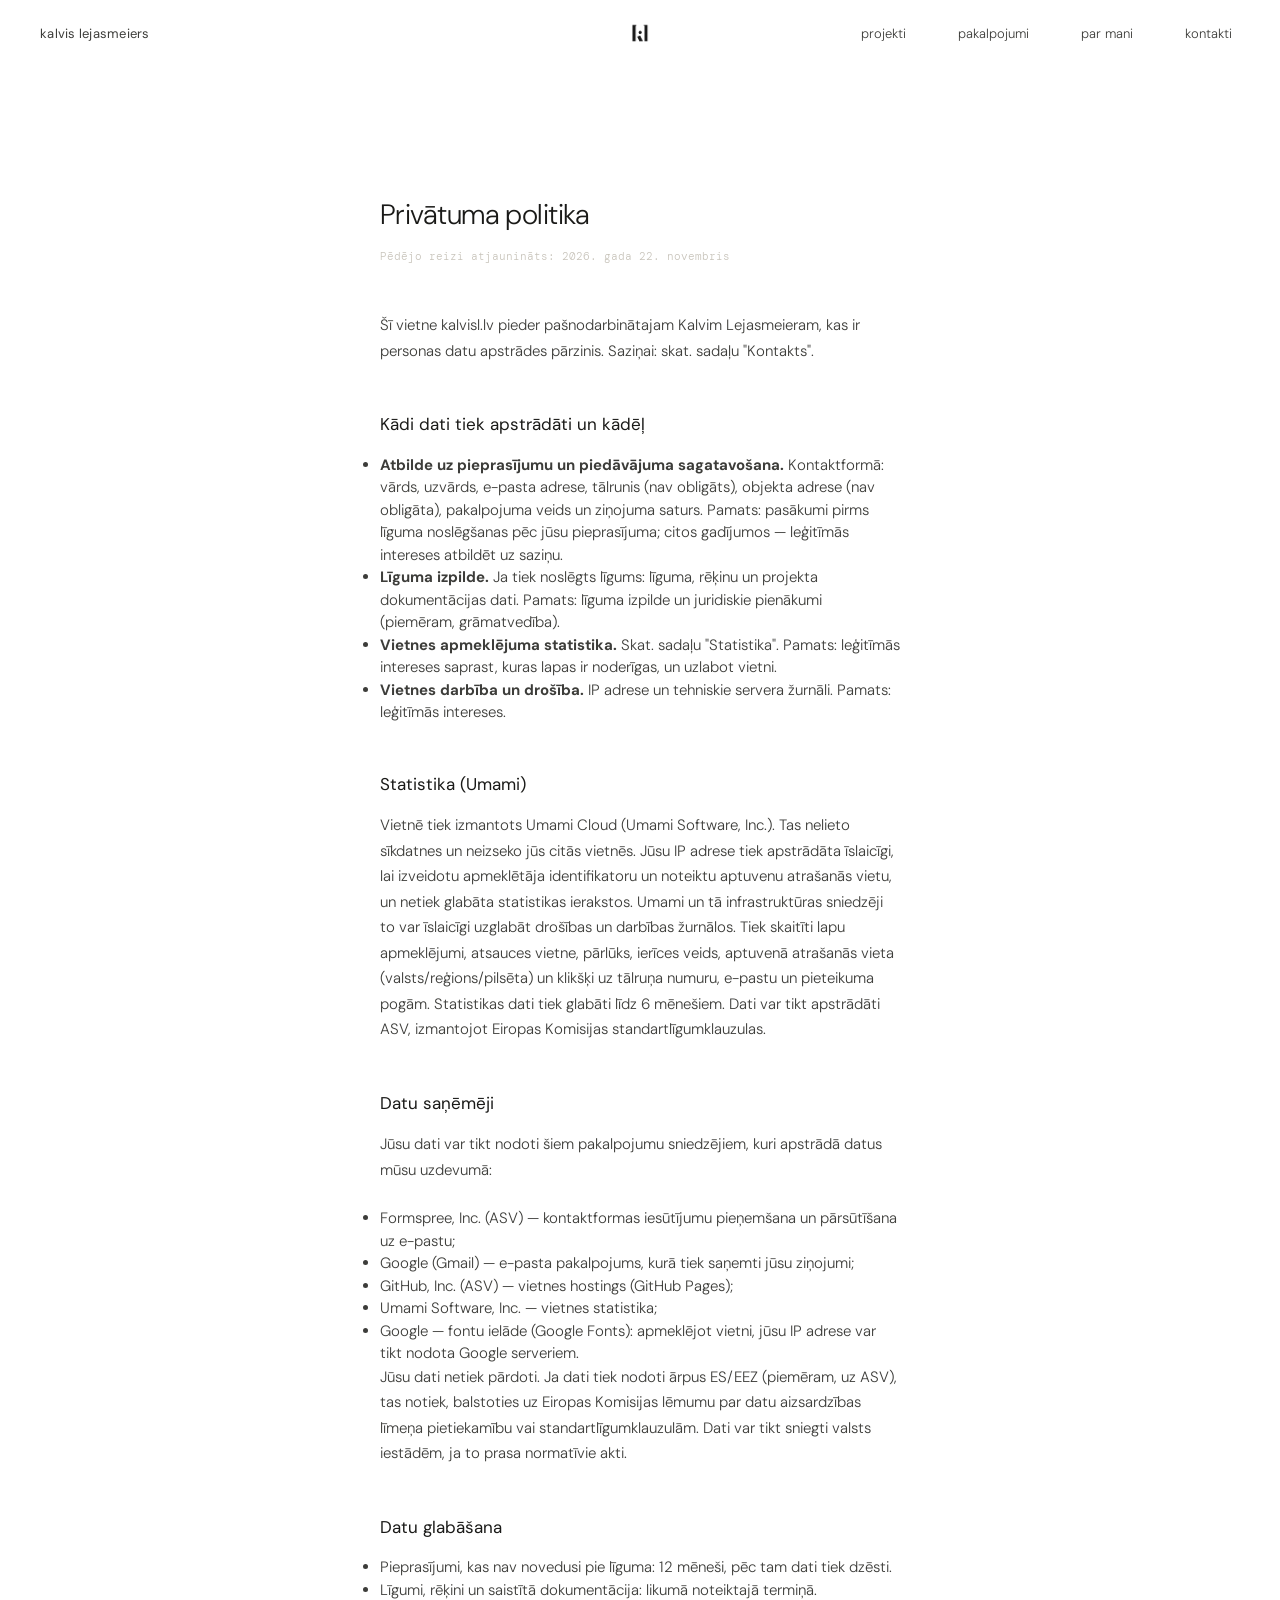
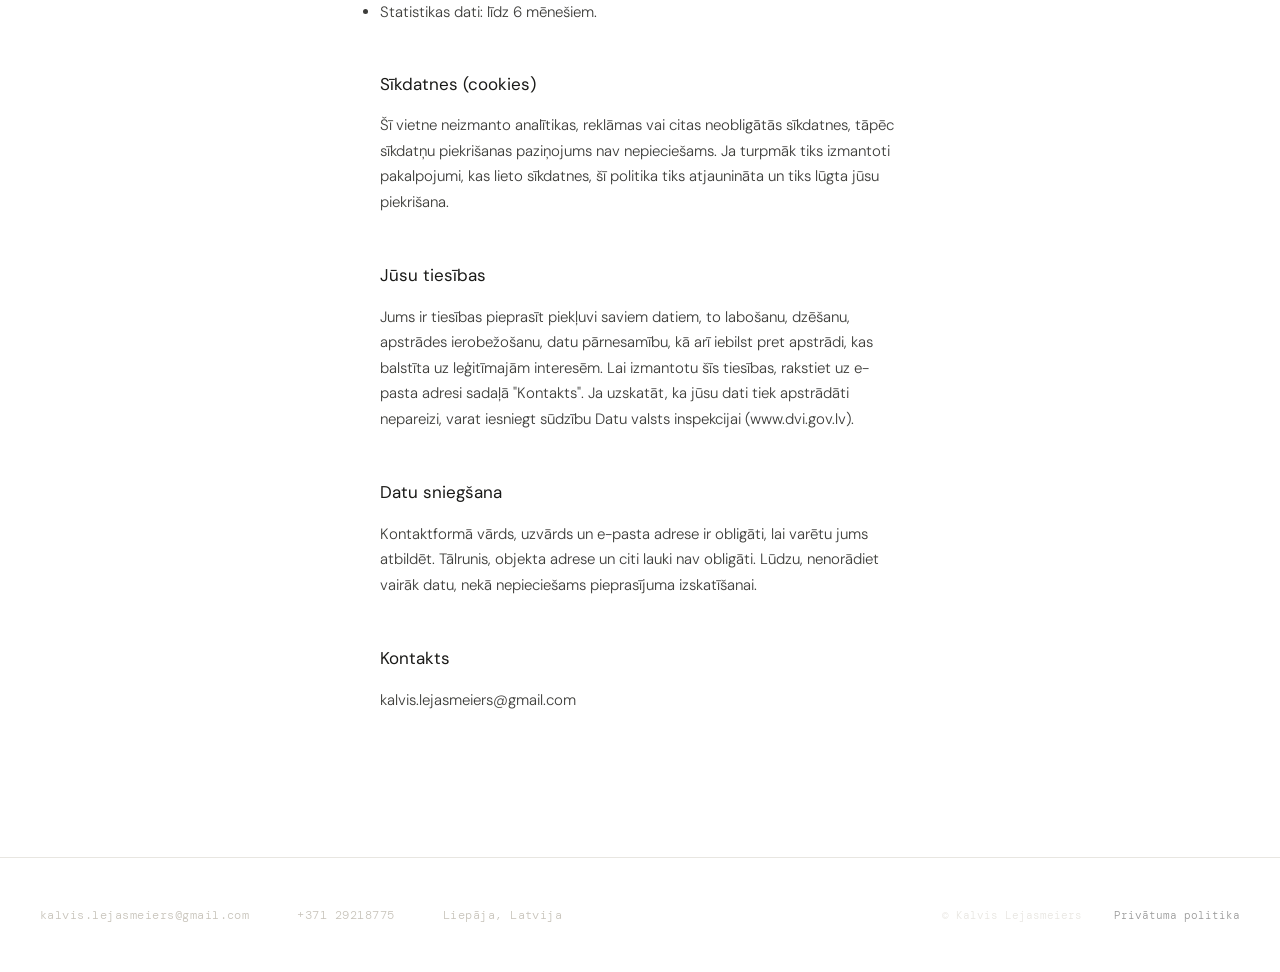
<file: privatuma-politika/index.html>
<!doctype html>
<html lang="lv">
  <head>
    <meta charset="UTF-8" />
    <meta name="viewport" content="width=device-width, initial-scale=1.0" />
    <title>Privātuma politika — Kalvis Lejasmeiers</title>
    <meta
      name="description"
      content="Kalvis Lejasmeiers privātuma politika — kādi dati tiek vākti, kā tie tiek apstrādāti."
    />
    <link rel="stylesheet" href="../assets/css/main.css" />
    <link rel="preconnect" href="https://fonts.googleapis.com" />
    <link rel="preconnect" href="https://fonts.gstatic.com" crossorigin />
    <link
      href="https://fonts.googleapis.com/css2?family=DM+Sans:ital,opsz,wght@0,9..40,300;0,9..40,400;0,9..40,500;1,9..40,300&family=DM+Mono:wght@300;400&display=swap"
      rel="stylesheet"
    />
    <style>
      .privacy-page {
        padding: var(--space-4xl) 40px var(--space-4xl);
        margin-top: 80px;
        max-width: 600px;
        margin-left: auto;
        margin-right: auto;
      }
      .privacy-page h1 {
        font-family: var(--font-sans);
        font-size: 28px;
        font-weight: 300;
        letter-spacing: -0.02em;
        color: var(--black);
        line-height: 1.1;
        margin-bottom: var(--space-sm);
      }
      .privacy-page .last-updated {
        font-family: var(--font-mono);
        font-size: 11px;
        color: var(--stone);
        margin-bottom: var(--space-xl);
      }
      .privacy-page h2 {
        font-family: var(--font-sans);
        font-size: 17px;
        font-weight: 400;
        color: var(--black);
        margin-top: var(--space-xl);
        margin-bottom: var(--space-sm);
      }
      .privacy-page p {
        font-size: 15px;
        line-height: 1.7;
        color: var(--ink);
        margin-bottom: var(--space-md);
      }
    </style>
    <script defer src="https://cloud.umami.is/script.js" data-website-id="42707bd8-17b0-4889-b96d-6a6ef9fd0ac4" data-domains="kalvisl.lv"></script>
  </head>
  <body>
    <!-- NAVIGATION -->
    <nav id="main-nav">
      <div class="nav-left">
        <a href="../" class="nav-name">kalvis lejasmeiers</a>
        <div class="nav-logo">
          <a href="../" aria-label="Uz sākumlapu">
            <img
              src="../kllogo/kl.png"
              alt="Kalvis Lejasmeiers Logo"
              decoding="async"
            />
          </a>
        </div>
      </div>
      <!-- Mobile hamburger button -->
      <button
        class="nav-hamburger"
        aria-label="Atvērt izvēlni"
        aria-expanded="false"
        aria-controls="main-menu"
      >
        <span class="hamburger-line"></span>
        <span class="hamburger-line"></span>
        <span class="hamburger-line"></span>
      </button>

      <ul class="nav-links" id="main-menu" role="menu">
        <li role="none"><a href="../projekti/" role="menuitem">projekti</a></li>
        <li role="none"><a href="../pakalpojumi/" role="menuitem">pakalpojumi</a></li>
        <li role="none"><a href="../par-mani/" role="menuitem">par mani</a></li>
        <li role="none"><a href="../kontakti/" role="menuitem">kontakti</a></li>
      </ul>
    </nav>

    <main class="privacy-page">
      <h1>Privātuma politika</h1>
      <p class="last-updated">Pēdējo reizi atjaunināts: 2026. gada 22. novembris</p>

      <p>
        Šī vietne kalvisl.lv pieder pašnodarbinātajam Kalvim Lejasmeieram, kas ir personas datu apstrādes pārzinis. Saziņai: skat. sadaļu "Kontakts".
      </p>

      <h2>Kādi dati tiek apstrādāti un kādēļ</h2>
      <ul>
        <li>
          <strong>Atbilde uz pieprasījumu un piedāvājuma sagatavošana.</strong>
          Kontaktformā: vārds, uzvārds, e-pasta adrese, tālrunis (nav obligāts), objekta adrese (nav obligāta), pakalpojuma veids un ziņojuma saturs. Pamats: pasākumi pirms līguma noslēgšanas pēc jūsu pieprasījuma; citos gadījumos — leģitīmās intereses atbildēt uz saziņu.
        </li>
        <li>
          <strong>Līguma izpilde.</strong>
          Ja tiek noslēgts līgums: līguma, rēķinu un projekta dokumentācijas dati. Pamats: līguma izpilde un juridiskie pienākumi (piemēram, grāmatvedība).
        </li>
        <li>
          <strong>Vietnes apmeklējuma statistika.</strong>
          Skat. sadaļu "Statistika". Pamats: leģitīmās intereses saprast, kuras lapas ir noderīgas, un uzlabot vietni.
        </li>
        <li>
          <strong>Vietnes darbība un drošība.</strong>
          IP adrese un tehniskie servera žurnāli. Pamats: leģitīmās intereses.
        </li>
      </ul>

      <h2>Statistika (Umami)</h2>
      <p>
        Vietnē tiek izmantots Umami Cloud (Umami Software, Inc.). Tas nelieto sīkdatnes un neizseko jūs citās vietnēs. Jūsu IP adrese tiek apstrādāta īslaicīgi, lai izveidotu apmeklētāja identifikatoru un noteiktu aptuvenu atrašanās vietu, un netiek glabāta statistikas ierakstos. Umami un tā infrastruktūras sniedzēji to var īslaicīgi uzglabāt drošības un darbības žurnālos. Tiek skaitīti lapu apmeklējumi, atsauces vietne, pārlūks, ierīces veids, aptuvenā atrašanās vieta (valsts/reģions/pilsēta) un klikšķi uz tālruņa numuru, e-pastu un pieteikuma pogām. Statistikas dati tiek glabāti līdz 6 mēnešiem. Dati var tikt apstrādāti ASV, izmantojot Eiropas Komisijas standartlīgumklauzulas.
      </p>

      <h2>Datu saņēmēji</h2>
      <p>Jūsu dati var tikt nodoti šiem pakalpojumu sniedzējiem, kuri apstrādā datus mūsu uzdevumā:</p>
      <ul>
        <li>Formspree, Inc. (ASV) — kontaktformas iesūtījumu pieņemšana un pārsūtīšana uz e-pastu;</li>
        <li>Google (Gmail) — e-pasta pakalpojums, kurā tiek saņemti jūsu ziņojumi;</li>
        <li>GitHub, Inc. (ASV) — vietnes hostings (GitHub Pages);</li>
        <li>Umami Software, Inc. — vietnes statistika;</li>
        <li>Google — fontu ielāde (Google Fonts): apmeklējot vietni, jūsu IP adrese var tikt nodota Google serveriem.</li>
      </ul>
      <p>
        Jūsu dati netiek pārdoti. Ja dati tiek nodoti ārpus ES/EEZ (piemēram, uz ASV), tas notiek, balstoties uz Eiropas Komisijas lēmumu par datu aizsardzības līmeņa pietiekamību vai standartlīgumklauzulām. Dati var tikt sniegti valsts iestādēm, ja to prasa normatīvie akti.
      </p>

      <h2>Datu glabāšana</h2>
      <ul>
        <li>Pieprasījumi, kas nav novedusi pie līguma: 12 mēneši, pēc tam dati tiek dzēsti.</li>
        <li>Līgumi, rēķini un saistītā dokumentācija: likumā noteiktajā termiņā.</li>
        <li>Statistikas dati: līdz 6 mēnešiem.</li>
      </ul>

      <h2>Sīkdatnes (cookies)</h2>
      <p>
        Šī vietne neizmanto analītikas, reklāmas vai citas neobligātās sīkdatnes, tāpēc sīkdatņu piekrišanas paziņojums nav nepieciešams. Ja turpmāk tiks izmantoti pakalpojumi, kas lieto sīkdatnes, šī politika tiks atjaunināta un tiks lūgta jūsu piekrišana.
      </p>

      <h2>Jūsu tiesības</h2>
      <p>
        Jums ir tiesības pieprasīt piekļuvi saviem datiem, to labošanu, dzēšanu, apstrādes ierobežošanu, datu pārnesamību, kā arī iebilst pret apstrādi, kas balstīta uz leģitīmajām interesēm. Lai izmantotu šīs tiesības, rakstiet uz e-pasta adresi sadaļā "Kontakts". Ja uzskatāt, ka jūsu dati tiek apstrādāti nepareizi, varat iesniegt sūdzību Datu valsts inspekcijai (www.dvi.gov.lv).
      </p>

      <h2>Datu sniegšana</h2>
      <p>
        Kontaktformā vārds, uzvārds un e-pasta adrese ir obligāti, lai varētu jums atbildēt. Tālrunis, objekta adrese un citi lauki nav obligāti. Lūdzu, nenorādiet vairāk datu, nekā nepieciešams pieprasījuma izskatīšanai.
      </p>

      <h2>Kontakts</h2>
      <p>
        <a href="mailto:kalvis.lejasmeiers@gmail.com" data-umami-event="E-pasts">kalvis.lejasmeiers@gmail.com</a>
      </p>
    </main>

    <footer>
      <div class="footer-contact">
        <a href="mailto:kalvis.lejasmeiers@gmail.com" data-umami-event="E-pasts"
          >kalvis.lejasmeiers@gmail.com</a
        >
        <a href="tel:+37129218775" data-umami-event="Zvans">+371 29218775</a>
        <span>Liepāja, Latvija</span>
      </div>
      <div class="footer-bottom">
        <span class="footer-copy">© Kalvis Lejasmeiers</span>
        <a href="/privatuma-politika/" class="privacy-link">Privātuma politika</a>
      </div>
    </footer>

    <script src="../assets/js/main.js" defer></script>
  </body>
</html>
</file>
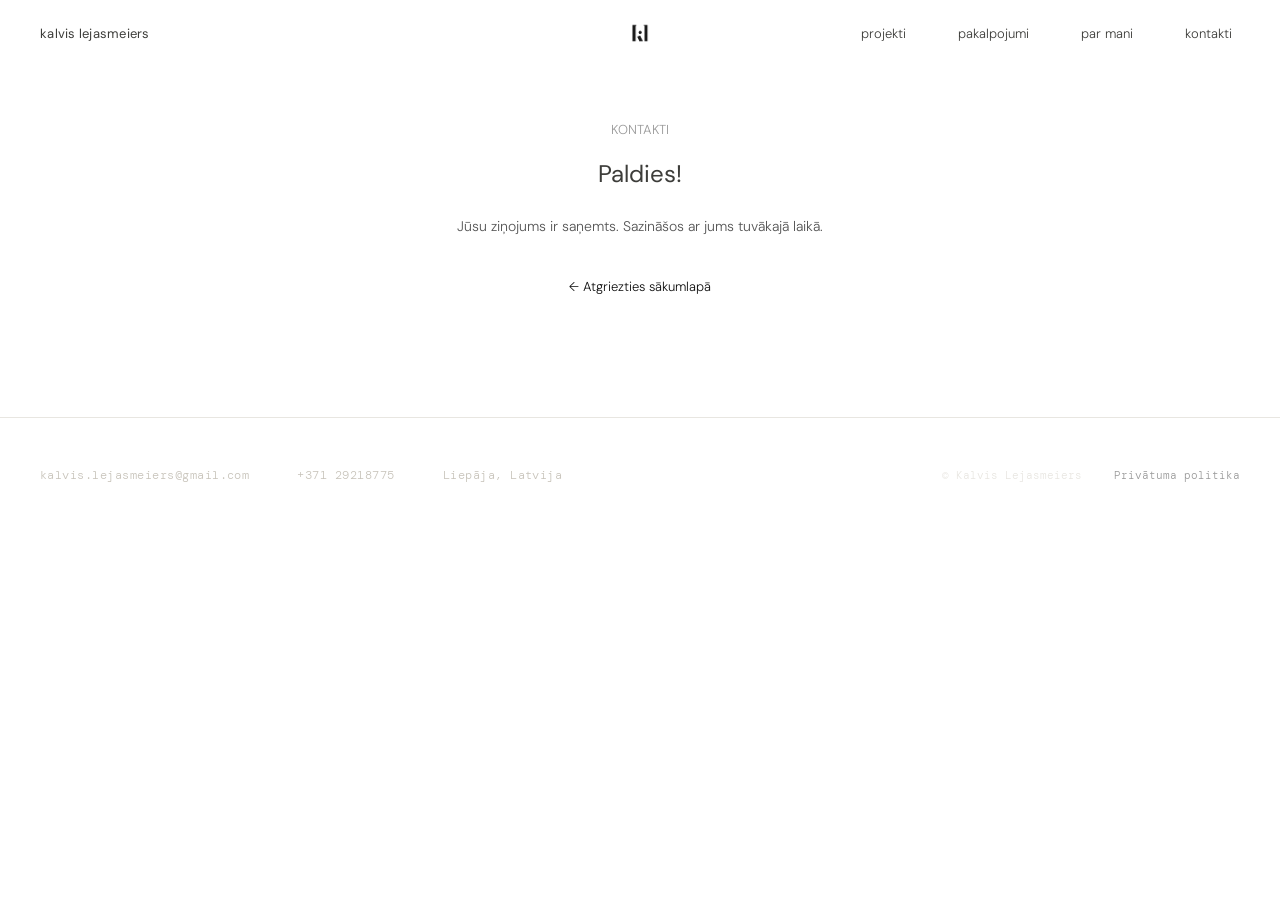
<file: success/index.html>
<!doctype html>
<html lang="lv">
  <head>
    <meta charset="UTF-8" />
    <meta name="viewport" content="width=device-width, initial-scale=1.0" />
    <title>Ziņojums nosūtīts — Kalvis Lejasmeiers | Projektētājs Liepāja</title>
    <meta
      name="description"
      content="Paldies! Jūsu ziņojums ir nosūtīts. Sazināšos ar jums tuvākajā laikā."
    />
    <meta name="robots" content="noindex, nofollow" />
    <link rel="canonical" href="https://kalvisl.lv/success/" />
    <link rel="stylesheet" href="../assets/css/main.css" />
    <link rel="preconnect" href="https://fonts.googleapis.com" />
    <link rel="preconnect" href="https://fonts.gstatic.com" crossorigin />
    <link
      href="https://fonts.googleapis.com/css2?family=DM+Sans:ital,opsz,wght@0,9..40,300;0,9..40,400;0,9..40,500;1,9..40,300&family=DM+Mono:wght@300;400&display=swap"
      rel="stylesheet"
    />
    <script defer src="https://cloud.umami.is/script.js" data-website-id="42707bd8-17b0-4889-b96d-6a6ef9fd0ac4" data-domains="kalvisl.lv"></script>
  </head>
  <body>
    <!-- NAVIGATION -->
    <nav id="main-nav">
      <div class="nav-left">
        <a href="../" class="nav-name">kalvis lejasmeiers</a>
        <div class="nav-logo">
          <a href="../" aria-label="Uz sākumlapu">
            <img
              src="../kllogo/kl.png"
              alt="Kalvis Lejasmeiers Logo"
              decoding="async"
            />
          </a>
        </div>
      </div>
      <!-- Mobile hamburger button -->
      <button
        class="nav-hamburger"
        aria-label="Atvērt izvēlni"
        aria-expanded="false"
        aria-controls="main-menu"
      >
        <span class="hamburger-line"></span>
        <span class="hamburger-line"></span>
        <span class="hamburger-line"></span>
      </button>

      <ul class="nav-links" id="main-menu" role="menu">
        <li role="none"><a href="../projekti/" role="menuitem">projekti</a></li>
        <li role="none">
          <a href="../pakalpojumi/" role="menuitem">pakalpojumi</a>
        </li>
        <li role="none"><a href="../par-mani/" role="menuitem">par mani</a></li>
        <li role="none">
          <a href="../kontakti/" role="menuitem">kontakti</a>
        </li>
      </ul>
    </nav>

    <main>
      <section style="padding: 120px 60px; text-align: center;">
        <p style="font-size: 13px; color: #999; margin-bottom: 16px;">KONTAKTI</p>
        <h2 style="font-size: 24px; font-weight: 400; margin-bottom: 24px;">Paldies!</h2>
        <p style="font-size: 14px; color: #555;">Jūsu ziņojums ir saņemts. Sazināšos ar jums tuvākajā laikā.</p>
        <a href="/" style="display: inline-block; margin-top: 40px; font-size: 13px; color: #111;">← Atgriezties sākumlapā</a>
      </section>
    </main>

    <footer>
      <div class="footer-contact">
        <a href="mailto:kalvis.lejasmeiers@gmail.com" data-umami-event="E-pasts"
          >kalvis.lejasmeiers@gmail.com</a
        >
        <a href="tel:+37129218775" data-umami-event="Zvans">+371 29218775</a>
        <span>Liepāja, Latvija</span>
      </div>
      <div class="footer-bottom">
        <span class="footer-copy">© Kalvis Lejasmeiers</span>
        <a href="../privatuma-politika/" class="privacy-link"
          >Privātuma politika</a
        >
      </div>
    </footer>

    <script src="../assets/js/main.js" defer></script>
  </body>
</html>
</file>
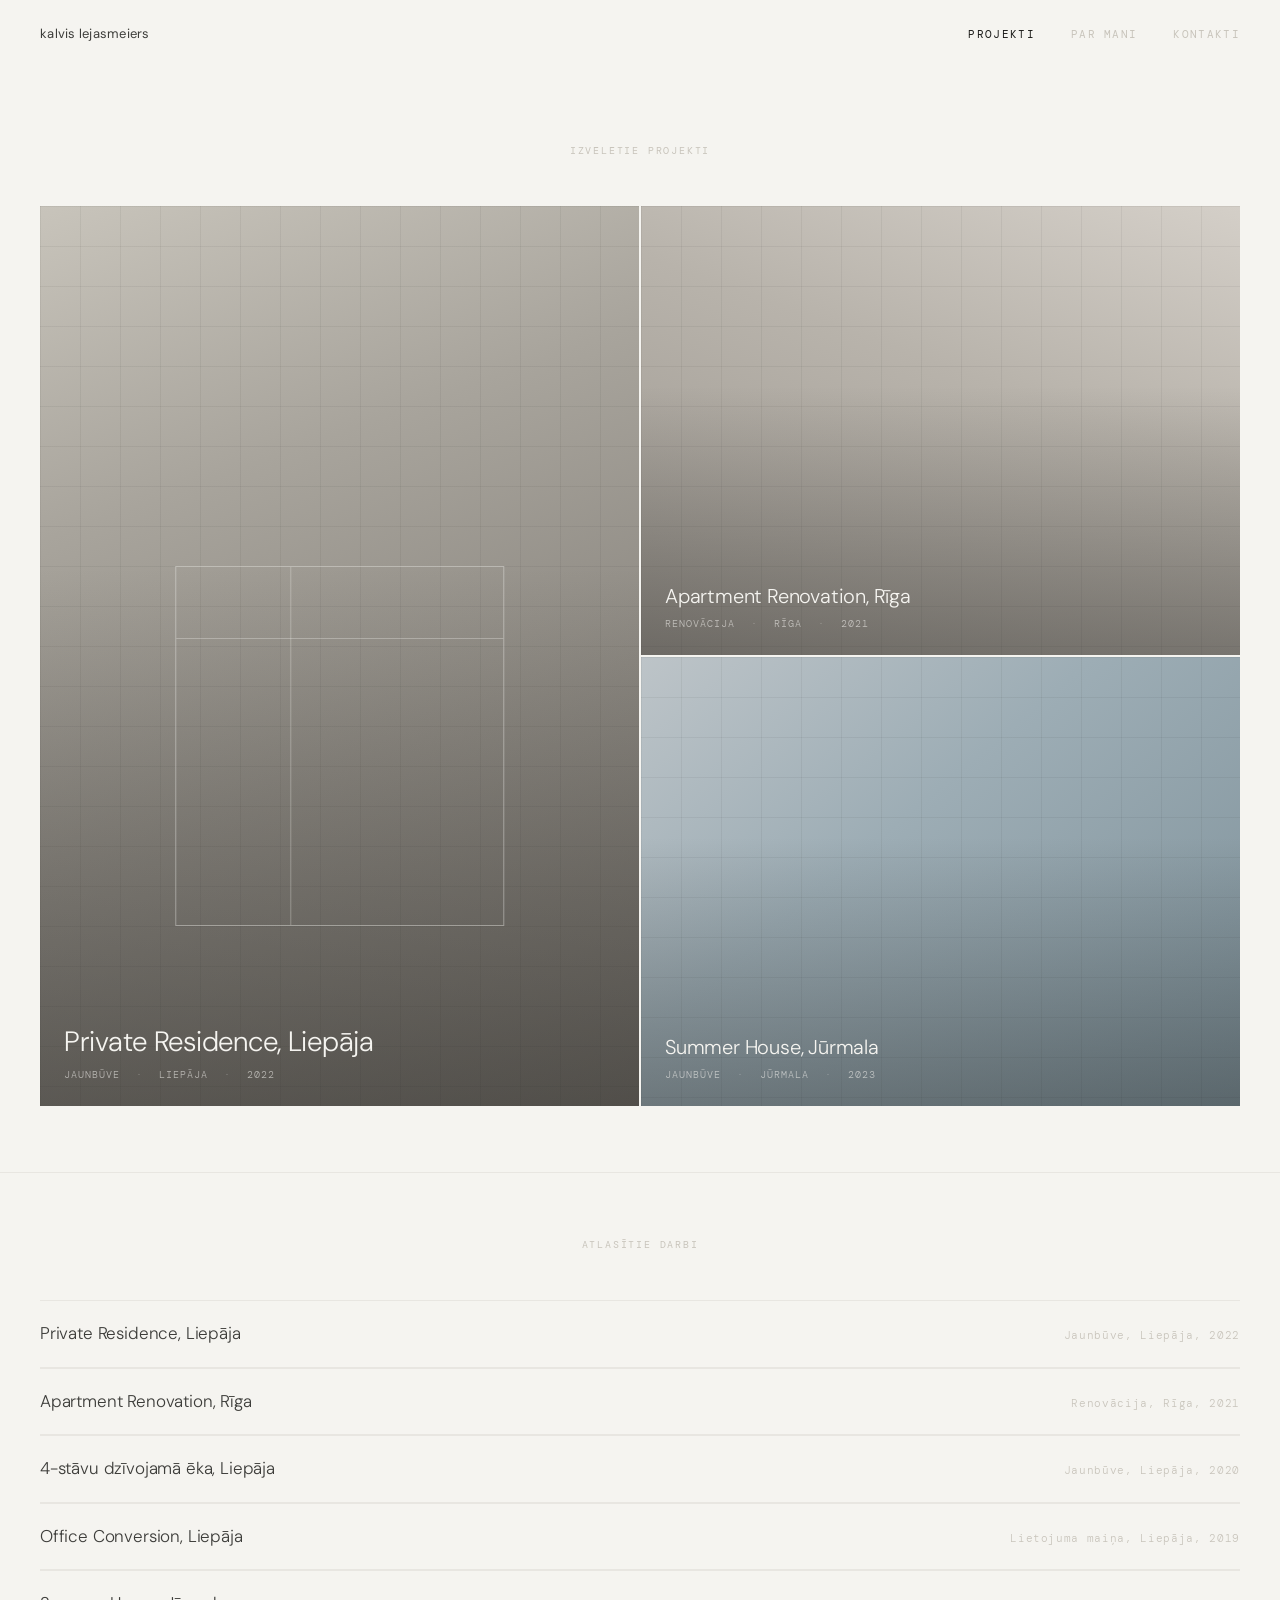
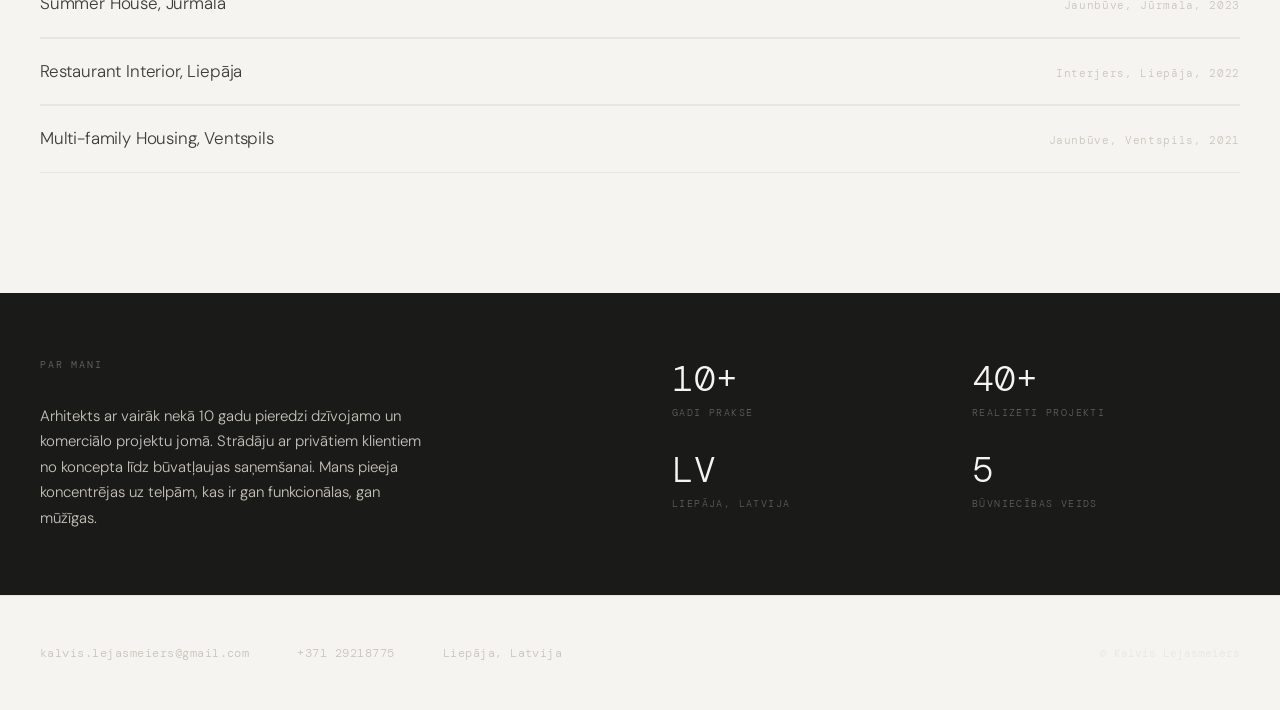
<file: kalvisl-redesign.html>
visp<!doctype html>
<html lang="lv">
  <head>
    <meta charset="UTF-8" />
    <meta name="viewport" content="width=device-width, initial-scale=1.0" />
    <title>Kalvis Lejasmeiers — Arhitekts</title>
    <link rel="preconnect" href="https://fonts.googleapis.com" />
    <link
      href="https://fonts.googleapis.com/css2?family=DM+Sans:ital,opsz,wght@0,9..40,300;0,9..40,400;0,9..40,500;1,9..40,300&family=DM+Mono:wght@300;400&display=swap"
      rel="stylesheet"
    />

    <style>
      /* ==========================================================================
         DESIGN SYSTEM — Kalvis Lejasmeiers Portfolio
         ========================================================================== */

      /* CSS Custom Properties (Design Tokens) */
      :root {
        /* Color Palette */
        --white: #f5f4f0; /* warm off-white ground */
        --black: #1a1a18; /* near-black, slight warmth */
        --stone: #c8c4bb; /* fog, Baltic limestone */
        --rust: #8b4b2e; /* single accent — Liepāja ironwork, copper oxide */
        --ink: #3d3d3a; /* body text */
        --mist: #e8e6e1; /* borders, dividers */

        /* Typography */
        --font-sans: "DM Sans", sans-serif;
        --font-mono: "DM Mono", monospace;

        /* Spacing */
        --space-xs: 8px;
        --space-sm: 16px;
        --space-md: 24px;
        --space-lg: 32px;
        --space-xl: 48px;
        --space-2xl: 64px;
        --space-3xl: 80px;
        --space-4xl: 120px;
      }

      /* ==========================================================================
         CSS Reset & Base Styles
         ========================================================================== */

      *,
      *::before,
      *::after {
        box-sizing: border-box;
        margin: 0;
        padding: 0;
      }

      html {
        font-size: 15px;
        scroll-behavior: smooth;
      }

      body {
        background: var(--white);
        color: var(--ink);
        font-family: var(--font-sans);
        font-weight: 300;
        line-height: 1.5;
        -webkit-font-smoothing: antialiased;
        -moz-osx-font-smoothing: grayscale;
      }

      img {
        max-width: 100%;
        height: auto;
        display: block;
      }

      a {
        color: inherit;
        text-decoration: none;
        transition: color 0.2s;
      }

      button,
      input,
      textarea {
        font-family: inherit;
        font-size: inherit;
        line-height: inherit;
      }

      /* ==========================================================================
         Typography Scale
         ========================================================================== */

      /* Section labels: 10px / DM Mono / uppercase / letter-spacing: 0.18em / color: --stone */
      .section-label {
        font-family: var(--font-mono);
        font-size: 10px;
        font-weight: 400;
        letter-spacing: 0.18em;
        text-transform: uppercase;
        color: var(--stone);
        display: block;
        text-align: center;
        margin-bottom: var(--space-xl);
      }

      /* Body text: 15px / DM Sans / weight 300 / line-height 1.7 */
      .body-text {
        font-size: 15px;
        line-height: 1.7;
      }

      /* Project titles: 17–28px / DM Sans / weight 300 / letter-spacing: -0.01em */
      .project-title {
        font-family: var(--font-sans);
        font-weight: 300;
        letter-spacing: -0.01em;
        line-height: 1.2;
      }

      /* Large titles: 40–64px / DM Sans / weight 300 / letter-spacing: -0.02em */
      .large-title {
        font-family: var(--font-sans);
        font-weight: 300;
        letter-spacing: -0.02em;
        line-height: 1.1;
      }

      /* Mono metadata: 11px / DM Mono / weight 400 / letter-spacing: 0.06–0.12em */
      .mono-meta {
        font-family: var(--font-mono);
        font-size: 11px;
        font-weight: 400;
        letter-spacing: 0.06em;
        color: var(--stone);
      }

      /* ==========================================================================
         Navigation
         ========================================================================== */

      nav {
        position: fixed;
        top: 0;
        left: 0;
        right: 0;
        z-index: 100;
        display: flex;
        justify-content: space-between;
        align-items: center;
        padding: 22px 40px;
        background: var(--white);
        border-bottom: 1px solid transparent;
        transition: border-color 0.3s;
      }

      nav.scrolled {
        border-bottom-color: var(--mist);
      }

      .nav-name {
        font-family: var(--font-sans);
        font-size: 13px;
        font-weight: 400;
        letter-spacing: 0.02em;
        color: var(--ink);
        text-decoration: none;
      }

      .nav-links {
        display: flex;
        gap: 36px;
        list-style: none;
      }

      .nav-links a {
        font-family: var(--font-mono);
        font-size: 11px;
        font-weight: 400;
        letter-spacing: 0.12em;
        text-transform: uppercase;
        color: var(--stone);
        text-decoration: none;
        transition: color 0.2s;
      }

      .nav-links a:hover,
      .nav-links a.active {
        color: var(--black);
      }

      /* ==========================================================================
         Featured Projects Grid (Homepage)
         ========================================================================== */

      .featured-section {
        padding: var(--space-4xl) 40px var(--space-2xl);
      }

      .featured-grid {
        display: grid;
        grid-template-columns: 1fr 1fr;
        gap: 2px;
        margin-bottom: 2px;
      }

      .featured-card {
        position: relative;
        overflow: hidden;
        cursor: pointer;
        background: var(--mist);
      }

      .featured-card:first-child {
        grid-row: span 2;
      }

      .featured-card-inner {
        aspect-ratio: 4/3;
        position: relative;
        overflow: hidden;
      }

      .featured-card:first-child .featured-card-inner {
        aspect-ratio: unset;
        height: 100%;
        min-height: 540px;
      }

      /* Image placeholders with architectural gradients */
      .img-placeholder {
        width: 100%;
        height: 100%;
        position: relative;
        overflow: hidden;
        transition: transform 0.6s cubic-bezier(0.25, 0.46, 0.45, 0.94);
      }

      .featured-card:hover .img-placeholder {
        transform: scale(1.02);
      }

      .img-1 {
        background: linear-gradient(
          160deg,
          #c8c4bb 0%,
          #a8a49c 30%,
          #8e8a83 60%,
          #6e6a64 100%
        );
      }

      .img-2 {
        background: linear-gradient(
          200deg,
          #d4cfc8 0%,
          #b8b3ab 40%,
          #9a958e 100%
        );
      }

      .img-3 {
        background: linear-gradient(
          140deg,
          #bdc4c8 0%,
          #9dadb5 40%,
          #7d9099 100%
        );
      }

      /* Architectural grid overlay */
      .img-placeholder::before {
        content: "";
        position: absolute;
        inset: 0;
        background-image:
          linear-gradient(rgba(26, 26, 24, 0.06) 1px, transparent 1px),
          linear-gradient(90deg, rgba(26, 26, 24, 0.06) 1px, transparent 1px);
        background-size: 40px 40px;
      }

      .img-placeholder::after {
        content: "";
        position: absolute;
        inset: 0;
        background: linear-gradient(
          to top,
          rgba(26, 26, 24, 0.35) 0%,
          transparent 60%
        );
      }

      /* Plan drawing placeholder */
      .plan-overlay {
        position: absolute;
        bottom: 20%;
        left: 50%;
        transform: translateX(-50%);
        width: 55%;
        height: 40%;
        border: 1px solid rgba(245, 244, 240, 0.4);
        z-index: 1;
      }

      .plan-overlay::before {
        content: "";
        position: absolute;
        top: 20%;
        left: 0;
        right: 0;
        height: 1px;
        background: rgba(245, 244, 240, 0.3);
      }

      .plan-overlay::after {
        content: "";
        position: absolute;
        top: 0;
        bottom: 0;
        left: 35%;
        width: 1px;
        background: rgba(245, 244, 240, 0.3);
      }

      .featured-card-meta {
        position: absolute;
        bottom: 0;
        left: 0;
        right: 0;
        padding: var(--space-md);
        z-index: 2;
        color: var(--white);
      }

      .featured-card-title {
        font-family: var(--font-sans);
        font-size: 20px;
        font-weight: 300;
        letter-spacing: -0.01em;
        line-height: 1.2;
        margin-bottom: var(--space-xs);
      }

      .featured-card:first-child .featured-card-title {
        font-size: 28px;
      }

      .featured-card-tags {
        font-family: var(--font-mono);
        font-size: 10px;
        letter-spacing: 0.1em;
        text-transform: uppercase;
        color: rgba(245, 244, 240, 0.6);
        display: flex;
        gap: var(--space-sm);
      }

      .featured-card-tags span::before {
        content: "·";
        margin-right: var(--space-sm);
        opacity: 0.5;
      }

      .featured-card-tags span:first-child::before {
        display: none;
      }

      /* ==========================================================================
         Project List (Homepage)
         ========================================================================== */

      .list-section {
        padding: var(--space-2xl) 40px var(--space-4xl);
        border-top: 1px solid var(--mist);
      }

      .project-list {
        list-style: none;
      }

      .project-item {
        display: grid;
        grid-template-columns: 1fr auto;
        align-items: baseline;
        padding: 20px 0;
        border-bottom: 1px solid var(--mist);
        cursor: pointer;
        transition: background 0.15s;
        text-decoration: none;
        color: inherit;
      }

      .project-item:first-child {
        border-top: 1px solid var(--mist);
      }

      .project-item:hover .project-item-title {
        color: var(--black);
      }

      .project-item:hover .project-item-meta {
        color: var(--rust);
      }

      .project-item-title {
        font-family: var(--font-sans);
        font-size: 17px;
        font-weight: 300;
        color: var(--ink);
        transition: color 0.2s;
        letter-spacing: -0.01em;
      }

      .project-item-meta {
        font-family: var(--font-mono);
        font-size: 11px;
        color: var(--stone);
        letter-spacing: 0.06em;
        text-align: right;
        transition: color 0.2s;
        white-space: nowrap;
      }

      /* ==========================================================================
         About Strip (Homepage)
         ========================================================================== */

      .about-strip {
        background: var(--black);
        padding: var(--space-2xl) 40px;
        display: grid;
        grid-template-columns: 1fr 1fr;
        gap: var(--space-2xl);
        align-items: start;
      }

      .about-strip .section-label {
        color: rgba(200, 196, 187, 0.4);
        margin-bottom: var(--space-lg);
        text-align: left;
      }

      .about-text {
        color: var(--stone);
        font-size: 15px;
        line-height: 1.7;
        max-width: 400px;
      }

      .about-stats {
        display: grid;
        grid-template-columns: 1fr 1fr;
        gap: var(--space-lg);
        padding-top: 4px;
      }

      .stat-number {
        font-family: var(--font-mono);
        font-size: 36px;
        font-weight: 300;
        color: var(--white);
        display: block;
        line-height: 1;
        margin-bottom: var(--space-xs);
      }

      .stat-label {
        font-family: var(--font-mono);
        font-size: 10px;
        letter-spacing: 0.14em;
        text-transform: uppercase;
        color: rgba(200, 196, 187, 0.4);
      }

      /* ==========================================================================
         Footer / Contact
         ========================================================================== */

      footer {
        padding: var(--space-xl) 40px;
        display: flex;
        justify-content: space-between;
        align-items: center;
        border-top: 1px solid var(--mist);
      }

      .footer-contact {
        display: flex;
        gap: var(--space-xl);
      }

      .footer-contact a,
      .footer-contact span {
        font-family: var(--font-mono);
        font-size: 12px;
        color: var(--stone);
        text-decoration: none;
        letter-spacing: 0.04em;
        transition: color 0.2s;
      }

      .footer-contact a:hover {
        color: var(--rust);
      }

      .footer-copy {
        font-family: var(--font-mono);
        font-size: 11px;
        color: var(--mist);
      }

      /* ==========================================================================
         Scroll Animations
         ========================================================================== */

      .reveal {
        opacity: 0;
        transform: translateY(16px);
        transition:
          opacity 0.7s ease,
          transform 0.7s ease;
      }

      .reveal.visible {
        opacity: 1;
        transform: none;
      }

      /* Respect reduced motion preference */
      @media (prefers-reduced-motion: reduce) {
        .reveal {
          opacity: 1;
          transform: none;
          transition: none;
        }
      }

      /* ==========================================================================
         Responsive Design
         ========================================================================== */

      @media (max-width: 768px) {
        /* Navigation */
        nav {
          padding: 18px 20px;
        }

        .nav-links {
          gap: 20px;
        }

        .nav-links a {
          font-size: 10px;
          letter-spacing: 0.08em;
        }

        /* Featured Section */
        .featured-section {
          padding: 100px 20px 60px;
        }

        .featured-grid {
          grid-template-columns: 1fr;
          gap: 2px;
        }

        .featured-card:first-child {
          grid-row: span 1;
        }

        .featured-card:first-child .featured-card-inner {
          min-height: 340px;
        }

        /* List Section */
        .list-section {
          padding: 60px 20px 80px;
        }

        .project-item-title {
          font-size: 15px;
        }

        .project-item-meta {
          font-size: 10px;
        }

        /* About Strip */
        .about-strip {
          grid-template-columns: 1fr;
          gap: var(--space-xl);
          padding: 60px 20px;
        }

        .about-stats {
          grid-template-columns: 1fr 1fr;
        }

        /* Footer */
        footer {
          flex-direction: column;
          align-items: flex-start;
          gap: 20px;
          padding: var(--space-lg) 20px;
        }

        .footer-contact {
          flex-direction: column;
          gap: var(--space-sm);
        }
      }

      /* ==========================================================================
         Projects Archive Page
         ========================================================================== */

      .projects-archive {
        padding: var(--space-4xl) 40px var(--space-4xl);
        margin-top: 80px;
      }

      .archive-header {
        margin-bottom: var(--space-2xl);
      }

      .filter-tabs {
        display: flex;
        gap: var(--space-md);
        margin-top: var(--space-lg);
        flex-wrap: wrap;
      }

      .filter-btn {
        font-family: var(--font-mono);
        font-size: 10px;
        font-weight: 400;
        letter-spacing: 0.12em;
        text-transform: uppercase;
        color: var(--stone);
        background: none;
        border: none;
        padding: 0;
        cursor: pointer;
        transition: color 0.2s;
      }

      .filter-btn:hover,
      .filter-btn.active {
        color: var(--rust);
      }

      .archive-grid {
        display: grid;
        grid-template-columns: repeat(3, 1fr);
        gap: 40px;
      }

      .archive-card {
        display: flex;
        flex-direction: column;
        cursor: pointer;
      }

      .archive-card-inner {
        aspect-ratio: 4/3;
        position: relative;
        overflow: hidden;
        margin-bottom: var(--space-md);
        background: var(--mist);
      }

      .archive-card-info {
        display: flex;
        flex-direction: column;
        gap: 4px;
      }

      .archive-card-title {
        font-family: var(--font-sans);
        font-size: 17px;
        font-weight: 300;
        color: var(--ink);
        letter-spacing: -0.01em;
        line-height: 1.2;
      }

      .archive-card-meta {
        font-family: var(--font-mono);
        font-size: 11px;
        color: var(--stone);
        letter-spacing: 0.06em;
        display: flex;
        gap: var(--space-sm);
      }

      .archive-card-type::after,
      .archive-card-location::after {
        content: "·";
        margin-left: var(--space-sm);
        opacity: 0.5;
      }

      .archive-card-type:last-child::after,
      .archive-card-location:last-child::after {
        display: none;
      }

      /* ==========================================================================
         About Page
         ========================================================================== */

      .about-page {
        padding: var(--space-4xl) 40px var(--space-4xl);
        margin-top: 80px;
        max-width: 600px;
        margin-left: auto;
        margin-right: auto;
      }

      .about-page-content {
        font-size: 15px;
        line-height: 1.7;
      }

      .about-page-content p {
        margin-bottom: var(--space-lg);
      }

      .about-page-list {
        list-style: none;
        margin-top: var(--space-xl);
        margin-bottom: var(--space-xl);
      }

      .about-page-list li {
        font-family: var(--font-mono);
        font-size: 11px;
        color: var(--stone);
        letter-spacing: 0.06em;
        margin-bottom: var(--space-sm);
      }

      /* ==========================================================================
         Contact Page
         ========================================================================== */

      .contact-page {
        padding: var(--space-4xl) 40px var(--space-4xl);
        margin-top: 80px;
        max-width: 600px;
        margin-left: auto;
        margin-right: auto;
      }

      .contact-form-simple {
        display: flex;
        flex-direction: column;
        gap: var(--space-lg);
        margin-top: var(--space-xl);
      }

      .form-group-simple {
        display: flex;
        flex-direction: column;
        gap: var(--space-xs);
      }

      .form-group-simple label {
        font-family: var(--font-mono);
        font-size: 11px;
        color: var(--stone);
        letter-spacing: 0.06em;
        text-transform: uppercase;
      }

      .form-group-simple input,
      .form-group-simple textarea {
        font-family: var(--font-sans);
        font-size: 15px;
        color: var(--ink);
        background: none;
        border: none;
        border-bottom: 1px solid var(--mist);
        padding: var(--space-xs) 0;
        transition: border-color 0.2s;
      }

      .form-group-simple input:focus,
      .form-group-simple textarea:focus {
        outline: none;
        border-bottom-color: var(--rust);
      }

      .form-group-simple textarea {
        min-height: 120px;
        resize: vertical;
      }

      .submit-btn-simple {
        font-family: var(--font-mono);
        font-size: 11px;
        font-weight: 400;
        letter-spacing: 0.12em;
        text-transform: uppercase;
        color: var(--white);
        background: var(--black);
        border: none;
        padding: var(--space-sm) var(--space-lg);
        cursor: pointer;
        align-self: flex-start;
        transition: opacity 0.2s;
      }

      .submit-btn-simple:hover {
        opacity: 0.9;
      }

      /* ==========================================================================
         Utility Classes
         ========================================================================== */

      .visually-hidden {
        position: absolute;
        width: 1px;
        height: 1px;
        padding: 0;
        margin: -1px;
        overflow: hidden;
        clip: rect(0, 0, 0, 0);
        white-space: nowrap;
        border: 0;
      }

      .text-center {
        text-align: center;
      }

      .text-left {
        text-align: left;
      }

      .text-right {
        text-align: right;
      }
    </style>
  </head>

  <body>
    <!-- NAVIGATION -->
    <nav id="main-nav">
      <a href="/" class="nav-name">kalvis lejasmeiers</a>
      <ul class="nav-links">
        <li><a href="#projekti" class="active">projekti</a></li>
        <li><a href="#par-mani">par mani</a></li>
        <li><a href="#kontakti">kontakti</a></li>
      </ul>
    </nav>

    <!-- FEATURED PROJECTS -->
    <section class="featured-section" id="projekti">
      <span class="section-label reveal">Izvēlētie projekti</span>

      <div class="featured-grid reveal">
        <!-- Primary featured project -->
        <div class="featured-card">
          <div class="featured-card-inner">
            <div class="img-placeholder img-1">
              <div class="plan-overlay"></div>
            </div>
          </div>
          <div class="featured-card-meta">
            <div class="featured-card-title">Private Residence, Liepāja</div>
            <div class="featured-card-tags">
              <span>Jaunbūve</span>
              <span>Liepāja</span>
              <span>2022</span>
            </div>
          </div>
        </div>

        <!-- Secondary projects -->
        <div class="featured-card">
          <div class="featured-card-inner">
            <div class="img-placeholder img-2"></div>
          </div>
          <div class="featured-card-meta">
            <div class="featured-card-title">Apartment Renovation, Rīga</div>
            <div class="featured-card-tags">
              <span>Renovācija</span>
              <span>Rīga</span>
              <span>2021</span>
            </div>
          </div>
        </div>

        <div class="featured-card">
          <div class="featured-card-inner">
            <div class="img-placeholder img-3"></div>
          </div>
          <div class="featured-card-meta">
            <div class="featured-card-title">Summer House, Jūrmala</div>
            <div class="featured-card-tags">
              <span>Jaunbūve</span>
              <span>Jūrmala</span>
              <span>2023</span>
            </div>
          </div>
        </div>
      </div>
    </section>

    <!-- ALL PROJECTS LIST -->
    <section class="list-section">
      <span class="section-label reveal">Atlasītie darbi</span>

      <ul class="project-list">
        <li>
          <a class="project-item reveal" href="#">
            <span class="project-item-title">Private Residence, Liepāja</span>
            <span class="project-item-meta">Jaunbūve, Liepāja, 2022</span>
          </a>
        </li>
        <li>
          <a class="project-item reveal" href="#">
            <span class="project-item-title">Apartment Renovation, Rīga</span>
            <span class="project-item-meta">Renovācija, Rīga, 2021</span>
          </a>
        </li>
        <li>
          <a class="project-item reveal" href="#">
            <span class="project-item-title"
              >4-stāvu dzīvojamā ēka, Liepāja</span
            >
            <span class="project-item-meta">Jaunbūve, Liepāja, 2020</span>
          </a>
        </li>
        <li>
          <a class="project-item reveal" href="#">
            <span class="project-item-title">Office Conversion, Liepāja</span>
            <span class="project-item-meta"
              >Lietojuma maiņa, Liepāja, 2019</span
            >
          </a>
        </li>
        <li>
          <a class="project-item reveal" href="#">
            <span class="project-item-title">Summer House, Jūrmala</span>
            <span class="project-item-meta">Jaunbūve, Jūrmala, 2023</span>
          </a>
        </li>
        <li>
          <a class="project-item reveal" href="#">
            <span class="project-item-title">Restaurant Interior, Liepāja</span>
            <span class="project-item-meta">Interjers, Liepāja, 2022</span>
          </a>
        </li>
        <li>
          <a class="project-item reveal" href="#">
            <span class="project-item-title"
              >Multi-family Housing, Ventspils</span
            >
            <span class="project-item-meta">Jaunbūve, Ventspils, 2021</span>
          </a>
        </li>
      </ul>
    </section>

    <!-- ABOUT STRIP -->
    <section class="about-strip" id="par-mani">
      <div>
        <span class="section-label">Par mani</span>
        <p class="about-text">
          Arhitekts ar vairāk nekā 10 gadu pieredzi dzīvojamo un komerciālo
          projektu jomā. Strādāju ar privātiem klientiem no koncepta līdz
          būvatļaujas saņemšanai. Mans pieeja koncentrējas uz telpām, kas ir gan
          funkcionālas, gan mūžīgas.
        </p>
      </div>
      <div class="about-stats">
        <div class="stat-item">
          <span class="stat-number">10+</span>
          <span class="stat-label">Gadi praksē</span>
        </div>
        <div class="stat-item">
          <span class="stat-number">40+</span>
          <span class="stat-label">Realizēti projekti</span>
        </div>
        <div class="stat-item">
          <span class="stat-number">LV</span>
          <span class="stat-label">Liepāja, Latvija</span>
        </div>
        <div class="stat-item">
          <span class="stat-number">5</span>
          <span class="stat-label">Būvniecības veids</span>
        </div>
      </div>
    </section>

    <!-- FOOTER / CONTACT -->
    <footer id="kontakti">
      <div class="footer-contact">
        <a href="mailto:kalvis.lejasmeiers@gmail.com"
          >kalvis.lejasmeiers@gmail.com</a
        >
        <a href="tel:+37129218775">+371 29218775</a>
        <span>Liepāja, Latvija</span>
      </div>
      <span class="footer-copy">© Kalvis Lejasmeiers</span>
    </footer>

    <script>
      // ==========================================================================
      // Main JavaScript — Kalvis Lejasmeiers Portfolio
      // ==========================================================================

      // Wait for DOM to be fully loaded
      document.addEventListener("DOMContentLoaded", () => {
        // Scroll observer for reveal animations
        const reveals = document.querySelectorAll(".reveal");
        const observer = new IntersectionObserver(
          (entries) => {
            entries.forEach((entry, i) => {
              if (entry.isIntersecting) {
                setTimeout(() => entry.target.classList.add("visible"), i * 60);
              }
            });
          },
          { threshold: 0.1 },
        );

        reveals.forEach((el) => observer.observe(el));

        // Trigger above-fold items immediately
        window.addEventListener("load", () => {
          reveals.forEach((el) => {
            const rect = el.getBoundingClientRect();
            if (rect.top < window.innerHeight) el.classList.add("visible");
          });
        });

        // Nav scroll state
        const nav = document.getElementById("main-nav");
        if (nav) {
          window.addEventListener("scroll", () => {
            nav.classList.toggle("scrolled", window.scrollY > 20);
          });
        }

        // Smooth scroll for nav links (only for same-page anchors)
        document.querySelectorAll('a[href^="#"]').forEach((a) => {
          a.addEventListener("click", (e) => {
            const href = a.getAttribute("href");
            // Only handle same-page anchors, not external links
            if (href === "#" || href.startsWith("#/")) return;

            e.preventDefault();
            const target = document.querySelector(href);
            if (target) {
              target.scrollIntoView({ behavior: "smooth" });

              // Update active nav link
              document.querySelectorAll(".nav-links a").forEach((link) => {
                link.classList.remove("active");
              });
              a.classList.add("active");
            }
          });
        });

        // Set active nav link based on scroll position
        const sections = document.querySelectorAll("section[id]");
        const navLinks = document.querySelectorAll(".nav-links a");

        function setActiveNavLink() {
          let current = "";
          sections.forEach((section) => {
            const sectionTop = section.offsetTop;
            const sectionHeight = section.clientHeight;
            if (scrollY >= sectionTop - 100) {
              current = section.getAttribute("id");
            }
          });

          navLinks.forEach((link) => {
            link.classList.remove("active");
            if (link.getAttribute("href") === `#${current}`) {
              link.classList.add("active");
            }
          });
        }

        window.addEventListener("scroll", setActiveNavLink);

        // Initialize active link on page load
        setActiveNavLink();

        // Optional: Project list hover preview (desktop only)
        if (window.innerWidth > 768) {
          const projectItems = document.querySelectorAll(".project-item");
          const preview = document.createElement("div");
          preview.className = "project-preview";
          preview.style.cssText = `
            position: fixed;
            width: 200px;
            height: 140px;
            background: var(--mist);
            pointer-events: none;
            z-index: 50;
            opacity: 0;
            transition: opacity 0.2s;
            border: 1px solid var(--stone);
          `;
          document.body.appendChild(preview);

          projectItems.forEach((item) => {
            item.addEventListener("mouseenter", (e) => {
              preview.style.opacity = "1";
              updatePreviewPosition(e);
            });

            item.addEventListener("mousemove", updatePreviewPosition);

            item.addEventListener("mouseleave", () => {
              preview.style.opacity = "0";
            });
          });

          function updatePreviewPosition(e) {
            preview.style.left = `${e.clientX + 20}px`;
            preview.style.top = `${e.clientY + 20}px`;
          }
        }

        // Respect reduced motion preference
        const mediaQuery = window.matchMedia(
          "(prefers-reduced-motion: reduce)",
        );
        if (mediaQuery.matches) {
          // Disable all transitions and animations
          document.querySelectorAll("*").forEach((el) => {
            el.style.transition = "none";
            el.style.animation = "none";
          });
        }
      });
    </script>
  </body>
</html>
</file>
<file: assets/css/main.css>
/* ==========================================================================
   DESIGN SYSTEM — Kalvis Lejasmeiers Portfolio
   ========================================================================== */

/* CSS Custom Properties (Design Tokens) */
:root {
  /* Color Palette */
  --white: #ffffff; /* pure white */
  --black: #1a1a18; /* near-black, slight warmth */
  --stone: #c8c4bb; /* fog, Baltic limestone */
  --rust: #8b4b2e; /* single accent — Liepāja ironwork, copper oxide */
  --ink: #3d3d3a; /* body text */
  --mist: #e8e6e1; /* borders, dividers */

  /* Typography */
  --font-sans: "DM Sans", sans-serif;
  --font-mono: "DM Mono", monospace;

  /* Spacing */
  --space-xs: 8px;
  --space-sm: 16px;
  --space-md: 24px;
  --space-lg: 32px;
  --space-xl: 48px;
  --space-2xl: 64px;
  --space-3xl: 80px;
  --space-4xl: 120px;
}

/* ==========================================================================
   CSS Reset & Base Styles
   ========================================================================== */

*,
*::before,
*::after {
  box-sizing: border-box;
  margin: 0;
  padding: 0;
}

html {
  font-size: 15px;
  scroll-behavior: smooth;
}

body {
  background: var(--white);
  color: var(--ink);
  font-family: var(--font-sans);
  font-weight: 300;
  line-height: 1.5;
  -webkit-font-smoothing: antialiased;
  -moz-osx-font-smoothing: grayscale;
}

img {
  max-width: 100%;
  height: auto;
  display: block;
}

a {
  color: inherit;
  text-decoration: none;
  transition: color 0.2s;
}

button,
input,
textarea {
  font-family: inherit;
  font-size: inherit;
  line-height: inherit;
}

/* ==========================================================================
   Typography Scale
   ========================================================================== */

/* Section labels: 10px / DM Mono / uppercase / letter-spacing: 0.18em / color: --stone */
.section-label {
  font-family: var(--font-mono);
  font-size: 10px;
  font-weight: 400;
  letter-spacing: 0.18em;
  text-transform: uppercase;
  color: var(--stone);
  display: block;
  text-align: center;
  margin-bottom: var(--space-xl);
}

/* Body text: 15px / DM Sans / weight 300 / line-height 1.7 */
.body-text {
  font-size: 15px;
  line-height: 1.7;
}

/* Project titles: 17–28px / DM Sans / weight 300 / letter-spacing: -0.01em */
.project-title {
  font-family: var(--font-sans);
  font-weight: 300;
  letter-spacing: -0.01em;
  line-height: 1.2;
}

/* Large titles: 40–64px / DM Sans / weight 300 / letter-spacing: -0.02em */
.large-title {
  font-family: var(--font-sans);
  font-weight: 300;
  letter-spacing: -0.02em;
  line-height: 1.1;
}

/* Mono metadata: 11px / DM Mono / weight 400 / letter-spacing: 0.06–0.12em */
.mono-meta {
  font-family: var(--font-mono);
  font-size: 11px;
  font-weight: 400;
  letter-spacing: 0.06em;
  color: var(--stone);
}

/* ==========================================================================
   Navigation
   ========================================================================== */

nav {
  position: fixed;
  top: 0;
  left: 0;
  right: 0;
  z-index: 100;
  display: flex;
  justify-content: space-between;
  align-items: center;
  padding: 22px 40px;
  background: var(--white);
  border-bottom: 1px solid transparent;
  transition: border-color 0.3s;
}

nav.scrolled {
  border-bottom-color: var(--mist);
}

.nav-left {
  display: flex;
  align-items: center;
  gap: 24px;
}

.nav-name {
  font-family: var(--font-sans);
  font-size: 13px;
  font-weight: 400;
  letter-spacing: 0.02em;
  color: var(--ink);
  text-decoration: none;
  white-space: nowrap;
}

.nav-logo {
  position: absolute;
  left: 50%;
  top: 50%;
  transform: translate(-50%, -50%);
  display: flex;
  align-items: center;
  justify-content: center;
  z-index: 1;
}

.nav-logo img {
  height: 48px; /* 100% larger than original 24px */
  width: auto;
  opacity: 0.9;
  transition: opacity 0.2s;
}

.nav-logo a {
  display: flex;
  align-items: center;
  justify-content: center;
}

.nav-logo:hover img {
  opacity: 1;
}

.nav-links {
  display: flex;
  gap: 36px;
  list-style: none;
  margin-left: auto; /* Push links to the right */
}

.nav-links a {
  font-family: var(--font-sans);
  font-size: 13px;
  font-weight: 300;
  letter-spacing: 0;
  text-transform: none;
  color: var(--ink);
  text-decoration: none;
  transition: color 0.2s;
  padding: 4px 8px;
  border-radius: 2px;
}

.nav-links a:hover,
.nav-links a.active {
  color: var(--black);
}

.nav-links a:focus {
  outline: none;
}

/* ==========================================================================
   Mobile Hamburger Menu
   ========================================================================== */

.nav-hamburger {
  display: none; /* Hidden on desktop */
  width: 44px;
  height: 44px;
  background: transparent;
  border: none;
  cursor: pointer;
  padding: 0;
  position: relative;
  z-index: 110;
  flex-direction: column;
  justify-content: center;
  align-items: flex-end;
  gap: 6px;
  margin-left: auto; /* Push to right */
  border-radius: 2px;
}

.nav-hamburger:focus {
  outline: 2px solid var(--rust);
  outline-offset: 2px;
}

.hamburger-line {
  display: block;
  width: 24px;
  height: 1px;
  background: var(--black);
  transition:
    transform 0.3s ease,
    opacity 0.3s ease,
    width 0.3s ease;
}

/* Transform to × when menu is open */
.nav-hamburger.open .hamburger-line:nth-child(1) {
  transform: translateY(7px) rotate(45deg);
}

.nav-hamburger.open .hamburger-line:nth-child(2) {
  opacity: 0;
  width: 0;
}

.nav-hamburger.open .hamburger-line:nth-child(3) {
  transform: translateY(-7px) rotate(-45deg);
}

/* Mobile menu panel */
.nav-links.mobile-menu {
  position: fixed;
  top: 0;
  left: 0;
  right: 0;
  background: #ffffff;
  padding: 80px 20px 20px; /* Top padding for nav bar clearance */
  flex-direction: column;
  gap: 0;
  max-height: 0;
  overflow: hidden;
  opacity: 0;
  transition:
    max-height 0.3s ease,
    opacity 0.3s ease,
    padding 0.3s ease;
  z-index: 100;
  box-shadow: 0 4px 20px rgba(0, 0, 0, 0.08);
}

.nav-links.mobile-menu.open {
  max-height: 100vh;
  opacity: 1;
  padding-top: 80px;
  padding-bottom: 20px;
}

.nav-links.mobile-menu li {
  width: 100%;
  border-bottom: 1px solid var(--mist);
}

.nav-links.mobile-menu li:last-child {
  border-bottom: none;
}

.nav-links.mobile-menu a {
  display: block;
  padding: 20px 0;
  font-family: var(--font-sans);
  font-size: 13px;
  font-weight: 300;
  letter-spacing: 0.02em;
  text-transform: none;
  color: var(--ink);
}

.nav-links.mobile-menu a:hover,
.nav-links.mobile-menu a.active {
  color: var(--rust);
}

/* ==========================================================================
   Featured Projects — David Chipperfield-style Staggered Two-Column Layout
   ========================================================================== */

.featured-section {
  padding: 40px 30px var(--space-3xl);
  width: 100%;
  max-width: 1400px;
  margin: 0 auto;
}

/* Chipperfield Grid: Two unequal columns with vertical offset */
.chipperfield-grid {
  display: flex;
  gap: 5%; /* Gap between columns */
  width: 100%;
}

/* Left column: ~55% width */
.chip-col-left {
  flex: 0 0 55%;
  display: flex;
  flex-direction: column;
  gap: 100px; /* Generous spacing between projects */
}

/* Right column: ~40% width, offset down */
.chip-col-right {
  flex: 0 0 40%;
  display: flex;
  flex-direction: column;
  gap: 100px;
  margin-top: 280px; /* Vertical offset — key Chipperfield element */
}

/* Individual project link */
.chip-project {
  display: block;
  text-decoration: none;
  color: inherit;
  cursor: pointer;
}

/* Image wrapper — no borders, shadows, or backgrounds */
.chip-image-wrap {
  position: relative;
  overflow: hidden;
  background: transparent;
  line-height: 0; /* Remove inline image gap */
}

.chip-image-wrap img {
  width: 100%;
  height: auto;
  display: block;
  transition: opacity 0.4s ease;
}

/* Hover: subtle opacity reduction */
.chip-project:hover .chip-image-wrap img {
  opacity: 0.85;
}

/* Project metadata — Chipperfield style */
.chip-meta {
  padding-top: 20px;
  display: flex;
  flex-direction: column;
  gap: 4px;
}

/* Small label: "Project" */
.chip-label {
  font-family: var(--font-mono);
  font-size: 10px;
  font-weight: 400;
  letter-spacing: 0.12em;
  text-transform: uppercase;
  color: var(--stone);
}

/* Project title: larger, heavier weight */
.chip-title {
  font-family: var(--font-sans);
  font-size: 18px;
  font-weight: 400;
  letter-spacing: -0.01em;
  line-height: 1.3;
  color: var(--black);
}

/* Date: small, subtle */
.chip-date {
  font-family: var(--font-mono);
  font-size: 11px;
  font-weight: 400;
  letter-spacing: 0.06em;
  color: var(--stone);
  margin-top: 2px;
}

/* ==========================================================================
   Project List (Homepage)
   ========================================================================== */

.list-section {
  padding: var(--space-2xl) 40px var(--space-4xl);
  border-top: 1px solid var(--mist);
}

.project-list {
  list-style: none;
}

.project-item {
  display: grid;
  grid-template-columns: 1fr auto;
  align-items: baseline;
  padding: 20px 0;
  border-bottom: 1px solid var(--mist);
  cursor: pointer;
  transition: background 0.15s;
  text-decoration: none;
  color: inherit;
}

.project-item:first-child {
  border-top: 1px solid var(--mist);
}

.project-item:hover .project-item-title {
  color: var(--black);
}

.project-item:hover .project-item-meta {
  color: var(--rust);
}

.project-item-title {
  font-family: var(--font-sans);
  font-size: 17px;
  font-weight: 300;
  color: var(--ink);
  transition: color 0.2s;
  letter-spacing: -0.01em;
}

.project-item-meta {
  font-family: var(--font-mono);
  font-size: 11px;
  color: var(--stone);
  letter-spacing: 0.06em;
  text-align: right;
  transition: color 0.2s;
  white-space: nowrap;
}

/* ==========================================================================
   About Strip (Homepage)
   ========================================================================== */

.about-strip {
  background: var(--white);
  padding: var(--space-4xl) 40px;
  border-top: 1px solid var(--mist);
}

.about-strip-content {
  max-width: 1000px;
  margin: 0 auto;
  text-align: center;
}

.about-strip .section-label {
  color: var(--stone);
  margin-bottom: var(--space-lg);
  text-align: center;
}

.about-text {
  color: var(--ink);
  font-size: 15px;
  line-height: 1.7;
  text-align: justify;
  text-justify: inter-word;
  max-width: 100%;
}

.about-stats {
  display: grid;
  grid-template-columns: 1fr 1fr;
  gap: var(--space-lg);
  padding-top: 4px;
}

.stat-number {
  font-family: var(--font-mono);
  font-size: 36px;
  font-weight: 300;
  color: var(--white);
  display: block;
  line-height: 1;
  margin-bottom: var(--space-xs);
}

.stat-label {
  font-family: var(--font-mono);
  font-size: 10px;
  letter-spacing: 0.14em;
  text-transform: uppercase;
  color: rgba(200, 196, 187, 0.4);
}

/* ==========================================================================
   Footer / Contact
   ========================================================================== */

footer {
  padding: var(--space-xl) 40px;
  display: flex;
  justify-content: space-between;
  align-items: center;
  border-top: 1px solid var(--mist);
}

.footer-contact {
  display: flex;
  gap: var(--space-xl);
}

.footer-contact a,
.footer-contact span {
  font-family: var(--font-mono);
  font-size: 12px;
  color: var(--stone);
  text-decoration: none;
  letter-spacing: 0.04em;
  transition: color 0.2s;
}

.footer-contact a:hover {
  color: var(--rust);
}

.footer-copy {
  font-family: var(--font-mono);
  font-size: 11px;
  color: var(--mist);
}

.footer-bottom {
  display: flex;
  align-items: center;
  gap: var(--space-lg);
}

.privacy-link {
  font-family: var(--font-mono);
  font-size: 11px;
  color: #999;
  text-decoration: none;
  transition: color 0.2s;
}

.privacy-link:hover {
  color: var(--rust);
}

/* ==========================================================================
   Scroll Animations
   ========================================================================== */

.reveal {
  opacity: 0;
  transform: translateY(16px);
  transition:
    opacity 0.7s ease,
    transform 0.7s ease;
}

.reveal.visible {
  opacity: 1;
  transform: none;
}

/* Respect reduced motion preference */
@media (prefers-reduced-motion: reduce) {
  .reveal {
    opacity: 1;
    transform: none;
    transition: none;
  }
}

/* ==========================================================================
   Responsive Design
   ========================================================================== */

@media (max-width: 768px) {
  /* Navigation */
  nav {
    padding: 18px 20px;
    flex-direction: row;
    justify-content: space-between;
    align-items: center;
  }

  .nav-left {
    display: flex;
    align-items: center;
    gap: 16px;
  }

  .nav-name {
    font-size: 12px;
  }

  .nav-logo {
    display: flex; /* Show logo on mobile */
    position: absolute; /* Center in nav bar */
    left: 50%;
    top: 50%;
    transform: translate(-50%, -50%);
    margin: 0;
  }

  .nav-logo img {
    height: 32px; /* Slightly smaller on mobile */
  }

  /* Mobile hamburger menu */
  .nav-hamburger {
    display: flex;
  }

  .nav-links {
    position: fixed;
    top: 0;
    left: 0;
    right: 0;
    display: flex;
    background: #ffffff;
    padding: 0 20px;
    flex-direction: column;
    gap: 0;
    max-height: 0;
    overflow: hidden;
    opacity: 0;
    transition:
      max-height 0.3s ease,
      opacity 0.3s ease,
      padding 0.3s ease;
    z-index: 99;
    box-shadow: 0 4px 20px rgba(0, 0, 0, 0.08);
    list-style: none;
  }

  .nav-links.open {
    max-height: 100vh;
    opacity: 1;
    padding: 76px 20px 20px;
  }

  .nav-links li {
    width: 100%;
    border-bottom: 1px solid var(--mist);
  }

  .nav-links li:last-child {
    border-bottom: none;
  }

  .nav-links a {
    display: block;
    padding: 20px 0;
    font-family: var(--font-sans);
    font-size: 13px;
    font-weight: 300;
    letter-spacing: 0.02em;
    text-transform: none;
    color: var(--ink);
  }

  .nav-links a:hover,
  .nav-links a.active {
    color: var(--rust);
  }

  /* Featured Section — Mobile: single column, no offset */
  .featured-section {
    padding: 40px 20px 48px;
  }

  /* Chipperfield Grid: Stack vertically on mobile */
  .chipperfield-grid {
    flex-direction: column;
    gap: 0;
  }

  .chip-col-left,
  .chip-col-right {
    flex: none;
    width: 100%;
    gap: 60px; /* Reduced gap for mobile */
  }

  .chip-col-right {
    margin-top: 60px; /* Remove large offset on mobile, just normal spacing */
  }

  .chip-title {
    font-size: 16px;
  }

  .chip-meta {
    padding-top: 16px;
  }

  /* List Section */
  .list-section {
    padding: 60px 20px 80px;
  }

  .project-item-title {
    font-size: 15px;
  }

  .project-item-meta {
    font-size: 10px;
  }

  /* About Strip */
  .about-strip {
    padding: 60px 20px;
  }

  .about-stats {
    grid-template-columns: 1fr 1fr;
  }

  /* Footer */
  footer {
    flex-direction: column;
    align-items: flex-start;
    gap: 20px;
    padding: var(--space-lg) 20px;
  }

  .footer-contact {
    flex-direction: column;
    gap: var(--space-sm);
  }
}

/* ==========================================================================
   Projects Archive Page
   ========================================================================== */

.projects-archive {
  padding: var(--space-4xl) 40px var(--space-4xl);
  margin-top: 80px;
}

.archive-header {
  margin-bottom: var(--space-2xl);
}

.filter-tabs {
  display: flex;
  gap: var(--space-md);
  margin-top: var(--space-lg);
  flex-wrap: wrap;
}

.filter-btn {
  font-family: var(--font-mono);
  font-size: 10px;
  font-weight: 400;
  letter-spacing: 0.12em;
  text-transform: uppercase;
  color: var(--stone);
  background: none;
  border: none;
  padding: 0;
  cursor: pointer;
  transition: color 0.2s;
}

.filter-btn:hover,
.filter-btn.active {
  color: var(--rust);
}

.archive-grid {
  display: grid;
  grid-template-columns: repeat(3, 1fr);
  gap: 40px;
}

.archive-card {
  display: flex;
  flex-direction: column;
  cursor: pointer;
}

.archive-card-inner {
  aspect-ratio: 4/3;
  position: relative;
  overflow: hidden;
  margin-bottom: var(--space-md);
  background: var(--mist);
}

.archive-card-info {
  display: flex;
  flex-direction: column;
  gap: 4px;
}

.archive-card-title {
  font-family: var(--font-sans);
  font-size: 17px;
  font-weight: 300;
  color: var(--ink);
  letter-spacing: -0.01em;
  line-height: 1.2;
}

.archive-card-meta {
  font-family: var(--font-mono);
  font-size: 11px;
  color: var(--stone);
  letter-spacing: 0.06em;
  display: flex;
  gap: var(--space-sm);
}

.archive-card-type::after,
.archive-card-location::after {
  content: "·";
  margin-left: var(--space-sm);
  opacity: 0.5;
}

.archive-card-type:last-child::after,
.archive-card-location:last-child::after {
  display: none;
}

/* ==========================================================================
   About Page
   ========================================================================== */

.about-page {
  padding: var(--space-4xl) 40px var(--space-4xl);
  margin-top: 80px;
  max-width: 600px;
  margin-left: auto;
  margin-right: auto;
  text-align: justify;
  text-justify: inter-word;
}

.about-page-content {
  font-size: 15px;
  line-height: 1.7;
}

.about-page-content p {
  margin-bottom: var(--space-lg);
}

.about-page-list {
  list-style: none;
  margin-top: var(--space-xl);
  margin-bottom: var(--space-xl);
}

.about-page-list li {
  font-family: var(--font-mono);
  font-size: 11px;
  color: var(--stone);
  letter-spacing: 0.06em;
  margin-bottom: var(--space-sm);
}

/* ==========================================================================
   Contact Page
   ========================================================================== */

.contact-page {
  padding: var(--space-4xl) 40px var(--space-4xl);
  margin-top: 80px;
  max-width: 600px;
  margin-left: auto;
  margin-right: auto;
}

.form-group {
  margin-bottom: 28px;
}
.form-group label {
  display: block;
  font-size: 12px;
  color: #999;
  margin-bottom: 8px;
  letter-spacing: 0.05em;
}
.form-group input,
.form-group select,
.form-group textarea {
  width: 100%;
  border: none;
  border-bottom: 1px solid #ccc;
  padding: 10px 0;
  font-size: 14px;
  background: transparent;
  color: #111;
  outline: none;
  font-family: inherit;
}
.form-group select {
  appearance: none;
  cursor: pointer;
}
.form-group input:focus,
.form-group select:focus,
.form-group textarea:focus {
  border-bottom-color: #111;
}
.form-group textarea {
  resize: vertical;
  min-height: 120px;
}

/* CTA Button (used on contact form and other pages) */
.cta-button {
  display: inline-block;
  padding: 14px 36px;
  background: #111;
  color: #fff;
  font-size: 13px;
  font-weight: 400;
  text-decoration: none;
  letter-spacing: 0.05em;
  border: none;
  cursor: pointer;
  transition: background 0.2s ease;
}
.cta-button:hover {
  background: #333;
}

/* ==========================================================================
   Pieredze Summary (Homepage)
   ========================================================================== */

.pieredze-summary {
  padding: var(--space-4xl) 40px;
  background: var(--white);
  border-top: 1px solid var(--mist);
  border-bottom: 1px solid var(--mist);
}

.pieredze-summary-content {
  max-width: 800px;
  margin: 0 auto;
  text-align: center;
}

.pieredze-title {
  font-family: var(--font-sans);
  font-size: 32px;
  font-weight: 300;
  letter-spacing: -0.02em;
  color: var(--black);
  line-height: 1.1;
  margin-bottom: var(--space-lg);
}

.pieredze-text {
  font-size: 15px;
  color: var(--ink);
  line-height: 1.7;
  max-width: 500px;
  margin: 0 auto var(--space-2xl);
}

.pieredze-stats {
  display: grid;
  grid-template-columns: repeat(3, 1fr);
  gap: 0;
  max-width: 600px;
  margin: 0 auto var(--space-2xl) auto;
  border-top: 1px solid var(--mist);
  border-bottom: 1px solid var(--mist);
}

.pieredze-stat {
  background: transparent;
  padding: 28px 24px;
  text-align: center;
  border-right: 1px solid var(--mist);
}

.pieredze-stat:last-child {
  border-right: none;
}

.pieredze-stat-number {
  font-family: var(--font-mono);
  font-size: 40px;
  font-weight: 300;
  color: var(--black);
  display: block;
  line-height: 1;
  margin-bottom: 8px;
}

.pieredze-stat-label {
  font-family: var(--font-mono);
  font-size: 10px;
  letter-spacing: 0.14em;
  text-transform: uppercase;
  color: var(--stone);
}

.pieredze-timeline {
  margin-bottom: var(--space-2xl);
}

.timeline-years {
  display: grid;
  grid-template-columns: repeat(8, 1fr);
  gap: 2px;
  margin-bottom: 8px;
}

.timeline-year {
  font-family: var(--font-mono);
  font-size: 10px;
  color: var(--stone);
  text-align: center;
  letter-spacing: 0.06em;
}

.timeline-bars {
  display: grid;
  grid-template-columns: repeat(8, 1fr);
  gap: 2px;
  height: 80px;
  align-items: end;
}

.timeline-bar {
  background: var(--black);
  transition: background 0.2s;
}

.timeline-bar:hover {
  background: var(--rust);
}

.pieredze-link {
  display: inline-flex;
  align-items: center;
  gap: 8px;
  font-family: var(--font-mono);
  font-size: 11px;
  letter-spacing: 0.08em;
  text-transform: uppercase;
  color: var(--stone);
  text-decoration: none;
  transition: color 0.2s;
}

.pieredze-link:hover {
  color: var(--rust);
}

.pieredze-link svg {
  transition: transform 0.2s;
}

.pieredze-link:hover svg {
  transform: translateX(4px);
}

@media (max-width: 768px) {
  .pieredze-summary {
    padding: 60px 20px;
  }

  .pieredze-title {
    font-size: 24px;
  }

  .pieredze-stats {
    grid-template-columns: 1fr 1fr;
  }

  .timeline-years,
  .timeline-bars {
    grid-template-columns: repeat(4, 1fr);
  }
}

/* ==========================================================================
   Services Section (Homepage)
   ========================================================================== */

.services-section {
  padding: var(--space-4xl) 40px;
  background: var(--white);
  border-top: 1px solid var(--mist);
}

.services-content {
  max-width: 1000px;
  margin: 0 auto;
}

.services-grid {
  display: grid;
  grid-template-columns: repeat(2, 1fr);
  gap: var(--space-xl);
}

.service-card {
  padding: var(--space-lg);
  border: 1px solid var(--mist);
  transition: border-color 0.2s;
}

.service-card:hover {
  border-color: var(--stone);
}

.service-title {
  font-family: var(--font-sans);
  font-size: 20px;
  font-weight: 400;
  letter-spacing: -0.01em;
  color: var(--black);
  margin-bottom: var(--space-sm);
  line-height: 1.2;
}

.service-desc {
  font-size: 14px;
  color: var(--ink);
  line-height: 1.6;
  max-width: 320px;
  margin-bottom: var(--space-sm);
}

.service-link {
  display: inline-block;
  font-family: var(--font-mono);
  font-size: 11px;
  color: var(--stone);
  letter-spacing: 0.06em;
  transition: color 0.2s;
}

.service-card:hover .service-link {
  color: var(--rust);
}

@media (max-width: 768px) {
  .services-section {
    padding: 60px 20px;
  }

  .services-grid {
    grid-template-columns: 1fr;
    gap: var(--space-md);
  }

  .service-card {
    padding: var(--space-md);
  }

  .service-title {
    font-size: 18px;
  }
}

/* ==========================================================================
   Body scroll lock for mobile menu
   ========================================================================== */

body.menu-open {
  overflow: hidden;
  position: fixed;
  width: 100%;
}

/* ==========================================================================
   Utility Classes
   ========================================================================== */

.visually-hidden {
  position: absolute;
  width: 1px;
  height: 1px;
  padding: 0;
  margin: -1px;
  overflow: hidden;
  clip: rect(0, 0, 0, 0);
  white-space: nowrap;
  border: 0;
}

/* Skip link for keyboard users */
.skip-link {
  position: absolute;
  top: -40px;
  left: 0;
  background: var(--black);
  color: var(--white);
  padding: 8px 16px;
  text-decoration: none;
  font-family: var(--font-mono);
  font-size: 11px;
  letter-spacing: 0.08em;
  text-transform: uppercase;
  z-index: 1000;
  transition: top 0.2s;
}

.skip-link:focus {
  top: 0;
  outline: 2px solid var(--rust);
  outline-offset: 2px;
}

.text-center {
  text-align: center;
}

.text-left {
  text-align: left;
}

.text-right {
  text-align: right;
}

/* ==========================================================================
   Project Lightbox Gallery
   ========================================================================== */

.lightbox-overlay {
  position: fixed;
  top: 0;
  left: 0;
  width: 100%;
  height: 100%;
  background: rgba(0, 0, 0, 0.95);
  z-index: 2000;
  display: flex;
  align-items: center;
  justify-content: center;
  opacity: 0;
  visibility: hidden;
  transition:
    opacity 0.2s ease,
    visibility 0.2s ease;
}

.lightbox-overlay.active {
  opacity: 1;
  visibility: visible;
}

.lightbox-overlay[aria-hidden="false"] {
  opacity: 1;
  visibility: visible;
}

.lightbox-close {
  position: absolute;
  top: 20px;
  right: 24px;
  background: none;
  border: none;
  color: var(--white);
  font-size: 40px;
  font-weight: 300;
  cursor: pointer;
  z-index: 2010;
  padding: 8px 16px;
  line-height: 1;
  transition:
    opacity 0.2s ease,
    transform 0.2s ease;
  opacity: 0.8;
}

.lightbox-close:hover {
  opacity: 1;
  transform: scale(1.1);
}

.lightbox-close:focus {
  outline: 2px solid var(--rust);
  outline-offset: 4px;
}

.lightbox-container {
  display: flex;
  align-items: center;
  justify-content: center;
  width: 100%;
  height: 100%;
  max-width: 1400px;
  padding: 60px 20px 20px;
  gap: 20px;
}

.lightbox-content {
  display: flex;
  flex-direction: column;
  align-items: center;
  max-width: 100%;
  max-height: 100%;
}

.lightbox-image-wrapper {
  display: flex;
  align-items: center;
  justify-content: center;
  max-height: calc(100vh - 180px);
  width: 100%;
}

.lightbox-image {
  max-width: 100%;
  max-height: calc(100vh - 180px);
  width: auto;
  height: auto;
  object-fit: contain;
  display: block;
  opacity: 0;
  transition: opacity 0.2s ease;
}

.lightbox-image.loaded {
  opacity: 1;
}

.lightbox-arrow {
  background: rgba(255, 255, 255, 0.1);
  border: 1px solid rgba(255, 255, 255, 0.2);
  color: var(--white);
  font-size: 32px;
  width: 56px;
  height: 56px;
  border-radius: 50%;
  cursor: pointer;
  display: flex;
  align-items: center;
  justify-content: center;
  flex-shrink: 0;
  transition:
    background 0.2s ease,
    border-color 0.2s ease,
    transform 0.2s ease;
  opacity: 0.8;
}

.lightbox-arrow:hover {
  background: rgba(255, 255, 255, 0.2);
  border-color: rgba(255, 255, 255, 0.4);
  opacity: 1;
  transform: scale(1.05);
}

.lightbox-arrow:focus {
  outline: 2px solid var(--rust);
  outline-offset: 4px;
}

.lightbox-arrow:disabled {
  opacity: 0.3;
  cursor: not-allowed;
}

.lightbox-arrow:disabled:hover {
  background: rgba(255, 255, 255, 0.1);
  transform: none;
}

.lightbox-prev {
  margin-right: auto;
}

.lightbox-next {
  margin-left: auto;
}

.lightbox-info {
  text-align: center;
  padding: 20px 0;
  color: var(--white);
}

.lightbox-title {
  font-family: var(--font-sans);
  font-size: 20px;
  font-weight: 400;
  letter-spacing: -0.01em;
  color: var(--white);
  margin-bottom: 8px;
}

.lightbox-meta {
  display: flex;
  justify-content: center;
  gap: 16px;
  font-family: var(--font-mono);
  font-size: 11px;
  letter-spacing: 0.08em;
  color: rgba(255, 255, 255, 0.6);
  margin-bottom: 12px;
}

.lightbox-meta span:not(:last-child)::after {
  content: "·";
  margin-left: 16px;
  opacity: 0.5;
}

.lightbox-counter {
  font-family: var(--font-mono);
  font-size: 10px;
  letter-spacing: 0.12em;
  text-transform: uppercase;
  color: rgba(255, 255, 255, 0.4);
}

/* Hide arrows when only one image */
.lightbox-overlay.single-image .lightbox-arrow {
  display: none;
}

/* Clickable project cards cursor */
.chip-project[data-lightbox="true"] {
  cursor: pointer;
}

/* Mobile Lightbox Styles */
@media (max-width: 768px) {
  .lightbox-container {
    flex-direction: column;
    padding: 70px 16px 16px;
    gap: 16px;
  }

  .lightbox-close {
    top: 12px;
    right: 12px;
    font-size: 36px;
    padding: 12px;
  }

  .lightbox-arrow {
    position: fixed;
    top: 50%;
    transform: translateY(-50%);
    width: 48px;
    height: 48px;
    font-size: 28px;
    z-index: 2005;
    background: rgba(0, 0, 0, 0.6);
    border-color: rgba(255, 255, 255, 0.3);
  }

  .lightbox-prev {
    left: 8px;
    margin-right: 0;
  }

  .lightbox-next {
    right: 8px;
    margin-left: 0;
  }

  .lightbox-arrow:hover {
    transform: translateY(-50%) scale(1.05);
  }

  .lightbox-image-wrapper {
    max-height: calc(100vh - 200px);
  }

  .lightbox-image {
    max-height: calc(100vh - 200px);
    width: 100%;
    object-fit: contain;
  }

  .lightbox-info {
    padding: 16px 0;
  }

  .lightbox-title {
    font-size: 18px;
  }

  .lightbox-meta {
    flex-wrap: wrap;
    gap: 8px;
  }

  .lightbox-meta span:not(:last-child)::after {
    margin-left: 8px;
  }
}

/* Very small mobile */
@media (max-width: 480px) {
  .lightbox-arrow {
    width: 44px;
    height: 44px;
    font-size: 24px;
  }

  .lightbox-close {
    font-size: 32px;
    top: 8px;
    right: 8px;
  }

  .lightbox-title {
    font-size: 16px;
  }

  .lightbox-meta {
    font-size: 10px;
  }
}

/* Respect reduced motion preference */
@media (prefers-reduced-motion: reduce) {
  .lightbox-overlay {
    transition: none;
  }

  .lightbox-image {
    transition: none;
  }

  .lightbox-close,
  .lightbox-arrow {
    transition: none;
  }
}

/* ==========================================================================
   Project Images & Slider
   ========================================================================== */

.project-image {
  width: 100%;
  height: 100%;
  object-fit: cover;
  display: block;
  transition: transform 0.6s cubic-bezier(0.25, 0.46, 0.45, 0.94);
  background: var(--mist); /* Fallback background while loading */
}

/* Archive card hover effect - scale (featured cards use opacity only) */
.archive-card:hover .project-image {
  transform: scale(1.02);
}

.project-image-slider {
  position: relative;
  width: 100%;
  height: 100%;
  overflow: hidden;
  background: var(--mist); /* Fallback background while loading */
  min-height: 300px; /* Ensure minimum height */
}

.slider-image {
  position: absolute;
  top: 0;
  left: 0;
  width: 100%;
  height: 100%;
  object-fit: cover;
  opacity: 0;
  transition: opacity 0.5s ease;
  display: block;
}

.slider-image.active {
  opacity: 1 !important;
}

.slider-next {
  position: absolute;
  top: 50%;
  right: 16px;
  transform: translateY(-50%);
  background: rgba(26, 26, 24, 0.7);
  color: var(--white);
  border: none;
  width: 40px;
  height: 40px;
  border-radius: 50%;
  font-family: var(--font-sans);
  font-size: 18px;
  cursor: pointer;
  display: flex;
  align-items: center;
  justify-content: center;
  transition:
    background 0.2s,
    transform 0.2s,
    opacity 0.2s;
  z-index: 10;
  opacity: 0.8;
}

.slider-next:hover {
  background: rgba(26, 26, 24, 0.9);
  transform: translateY(-50%) scale(1.1);
  opacity: 1;
}

.slider-next:focus {
  outline: 2px solid var(--rust);
  outline-offset: 2px;
}

/* Ensure images always fill their containers */
.featured-card-inner,
.archive-card-inner {
  position: relative;
  overflow: hidden;
}

/* Archive card images fill container */
.archive-card-inner img {
  width: 100%;
  height: 100%;
  object-fit: cover;
}

/* Featured card images use object-fit: contain (handled in featured section) */

/* Responsive adjustments for project images */
@media (max-width: 768px) {
  .archive-grid {
    grid-template-columns: 1fr;
    gap: 32px;
  }

  /* Ensure all project grids are single column on mobile */
  .project-gallery {
    grid-template-columns: 1fr;
  }

  .gallery-item--wide {
    grid-column: 1;
    aspect-ratio: 4 / 3;
  }

  .gallery-item {
    aspect-ratio: 4 / 3;
  }

  .slider-next {
    width: 36px;
    height: 36px;
    font-size: 16px;
    right: 12px;
    opacity: 0.9; /* More visible on mobile */
  }

  /* Better touch targets on mobile */
  .slider-next:active {
    transform: translateY(-50%) scale(0.95);
  }
}

/* Extra small devices */
@media (max-width: 480px) {
  .slider-next {
    width: 32px;
    height: 32px;
    font-size: 14px;
    right: 8px;
  }
}

/* Prevent layout shift when images load */
.archive-card-inner {
  aspect-ratio: 4/3;
}

@media (max-width: 768px) {
  .featured-card:first-child .featured-card-inner {
    min-height: 340px;
  }
}

/* ==========================================================================
   Archive Card Links & Project Detail (Added for projekti/ page)
   ========================================================================== */

/* Archive card link wraps the whole card */
.archive-card-link {
  display: block;
  text-decoration: none;
  color: inherit;
}

/* Images always fill 4:3 regardless of source ratio */
.archive-card-inner {
  aspect-ratio: 4 / 3;
  overflow: hidden;
  background: var(--mist);
}

.archive-card-inner img {
  width: 100%;
  height: 100%;
  object-fit: cover;
  display: block;
  transition: transform 0.5s cubic-bezier(0.25, 0.46, 0.45, 0.94);
}

.archive-card:hover .archive-card-inner img {
  transform: scale(1.03);
}

/* Project detail */
.project-detail {
  padding-top: var(--space-2xl);
}

.project-back {
  display: inline-flex;
  align-items: center;
  gap: 8px;
  font-family: var(--font-mono);
  font-size: 11px;
  letter-spacing: 0.1em;
  text-transform: uppercase;
  color: var(--stone);
  text-decoration: none;
  transition: color 0.2s;
  margin-bottom: var(--space-2xl);
}

.project-back:hover {
  color: var(--rust);
}

.project-detail-header {
  margin-bottom: var(--space-2xl);
}

.project-detail-title {
  font-family: var(--font-sans);
  font-size: 36px;
  font-weight: 300;
  letter-spacing: -0.02em;
  color: var(--black);
  line-height: 1.1;
  margin-bottom: var(--space-sm);
}

.project-detail-meta {
  font-family: var(--font-mono);
  font-size: 11px;
  color: var(--stone);
  letter-spacing: 0.08em;
  display: flex;
  gap: var(--space-lg);
}

.project-detail-meta span::before {
  content: "·";
  margin-right: var(--space-sm);
  opacity: 0.4;
}

.project-detail-meta span:first-child::before {
  display: none;
}

.project-gallery {
  display: grid;
  grid-template-columns: 1fr 1fr;
  gap: 2px;
  margin-bottom: var(--space-3xl);
}

.gallery-item {
  overflow: hidden;
  background: var(--mist);
  aspect-ratio: 16 / 10;
}

.gallery-item--wide {
  grid-column: 1 / -1;
  aspect-ratio: 16 / 7;
}

.gallery-item img {
  width: 100%;
  height: 100%;
  object-fit: cover;
  display: block;
  transition: transform 0.6s cubic-bezier(0.25, 0.46, 0.45, 0.94);
}

.gallery-item:hover img {
  transform: scale(1.02);
}

.project-detail-cta {
  padding: var(--space-3xl) 0;
  border-top: 1px solid var(--mist);
  display: flex;
  align-items: baseline;
  gap: var(--space-xl);
}

.project-detail-cta p {
  font-family: var(--font-sans);
  font-size: 20px;
  font-weight: 300;
  color: var(--ink);
  letter-spacing: -0.01em;
}

.cta-link {
  font-family: var(--font-mono);
  font-size: 11px;
  letter-spacing: 0.1em;
  text-transform: uppercase;
  color: var(--rust);
  text-decoration: none;
  transition: opacity 0.2s;
  white-space: nowrap;
}

.cta-link:hover {
  opacity: 0.7;
}

@media (max-width: 768px) {
  .project-gallery {
    grid-template-columns: 1fr;
  }
  .gallery-item--wide {
    grid-column: 1;
    aspect-ratio: 4 / 3;
  }
  .gallery-item {
    aspect-ratio: 4 / 3;
  }
  .project-detail-cta {
    flex-direction: column;
    gap: var(--space-md);
  }
  .project-detail-title {
    font-size: 26px;
  }
}
</file>
